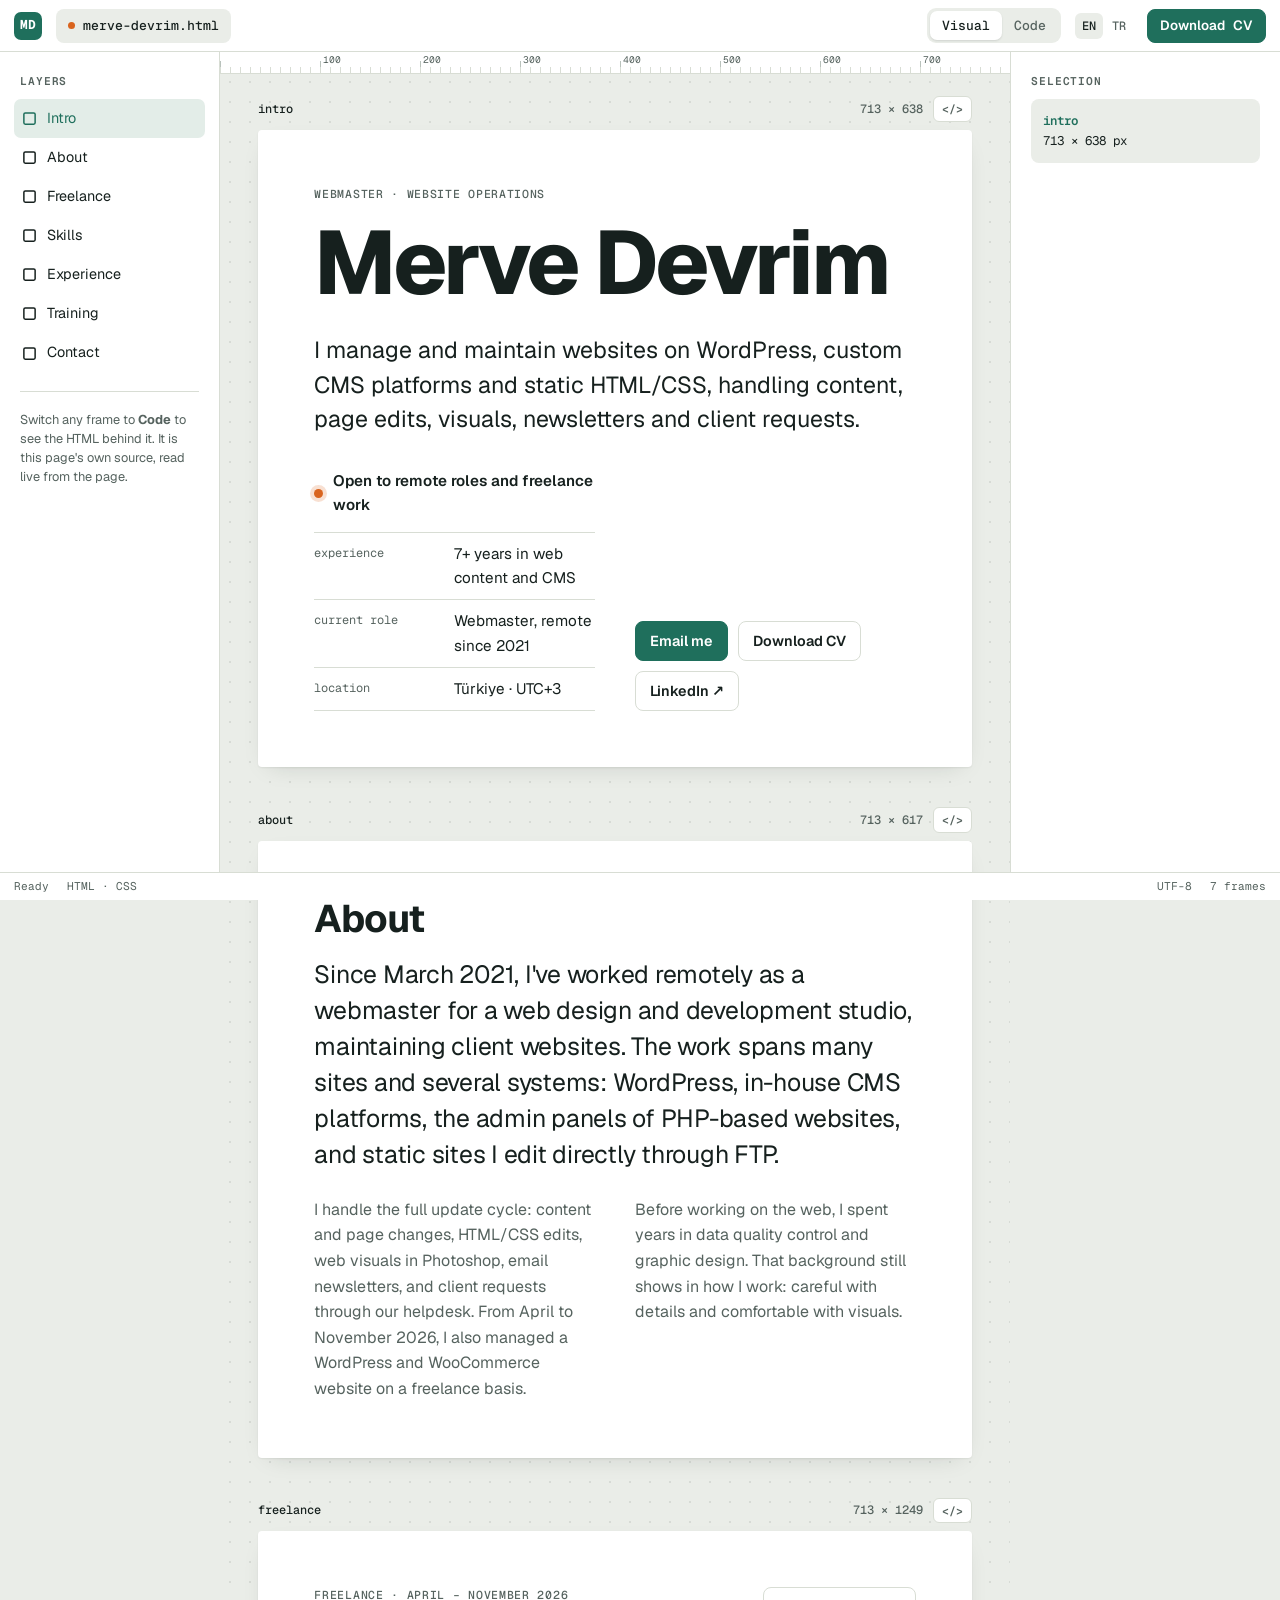
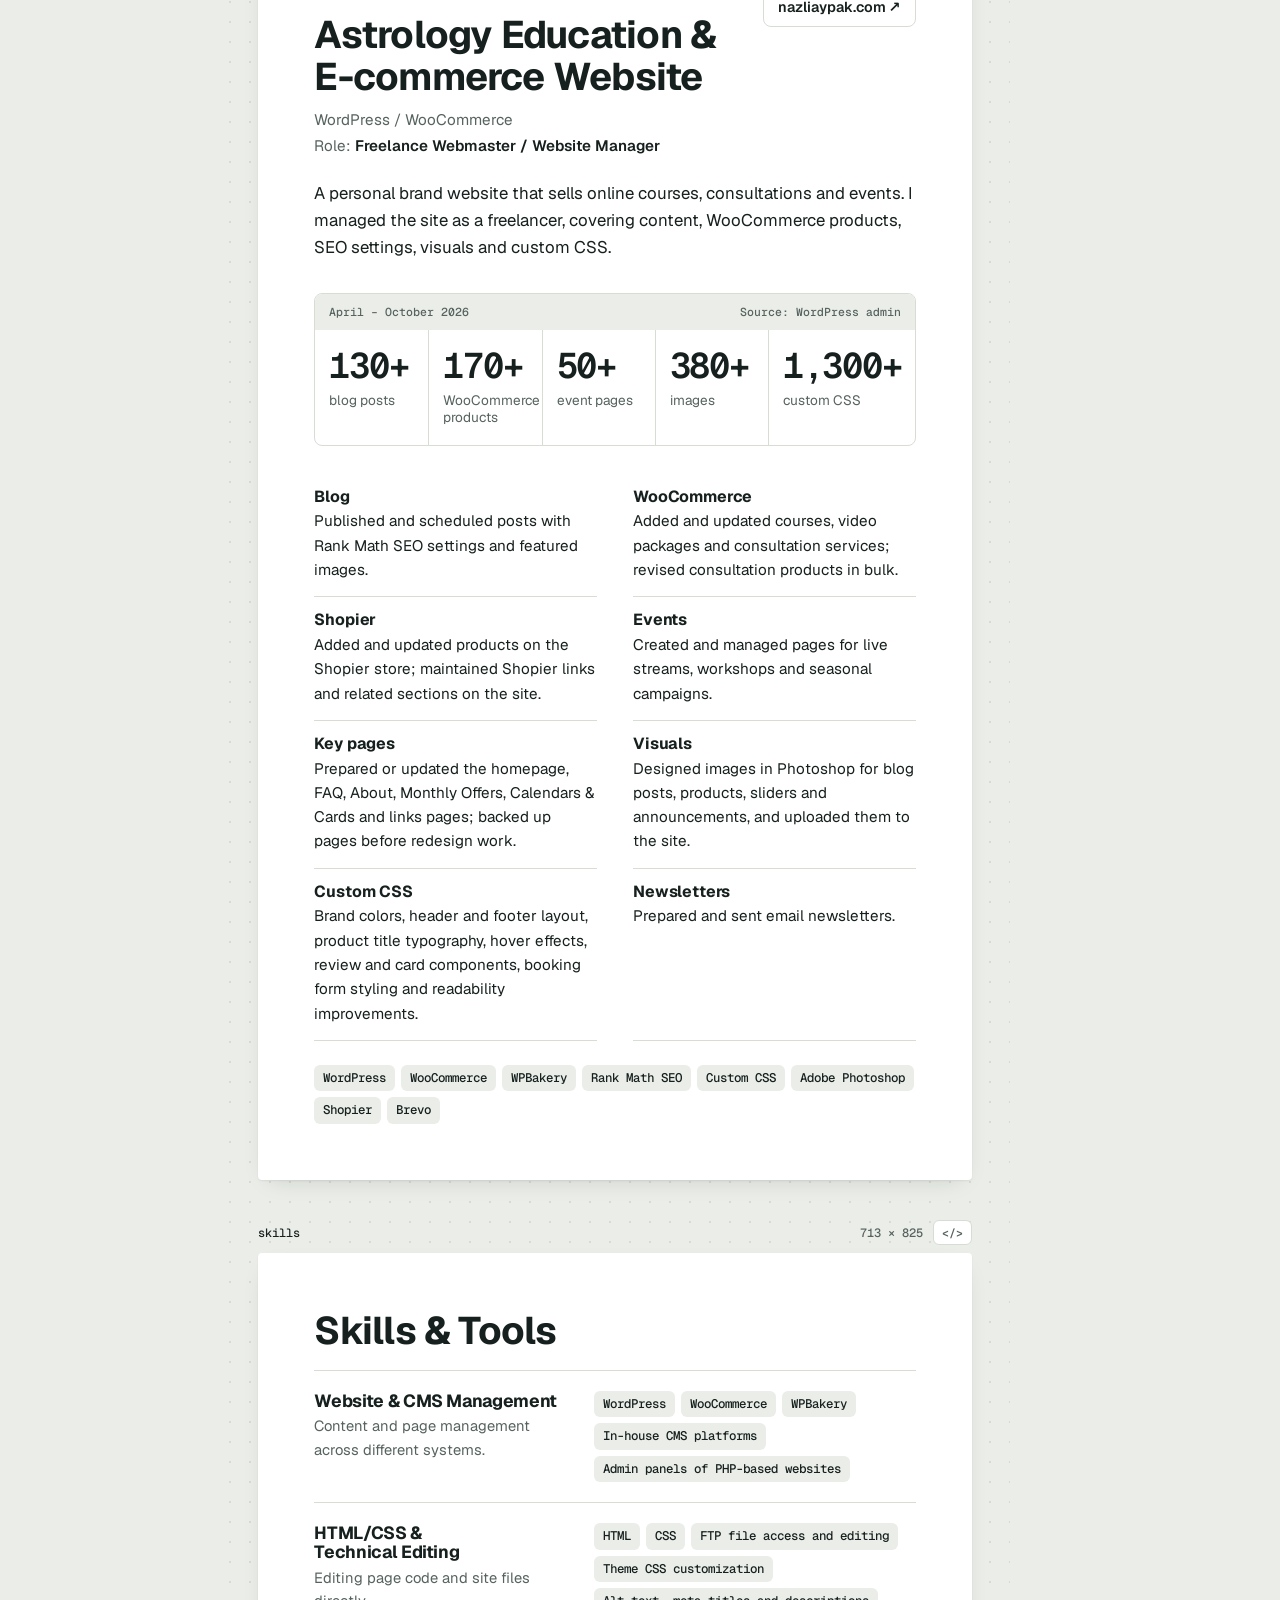
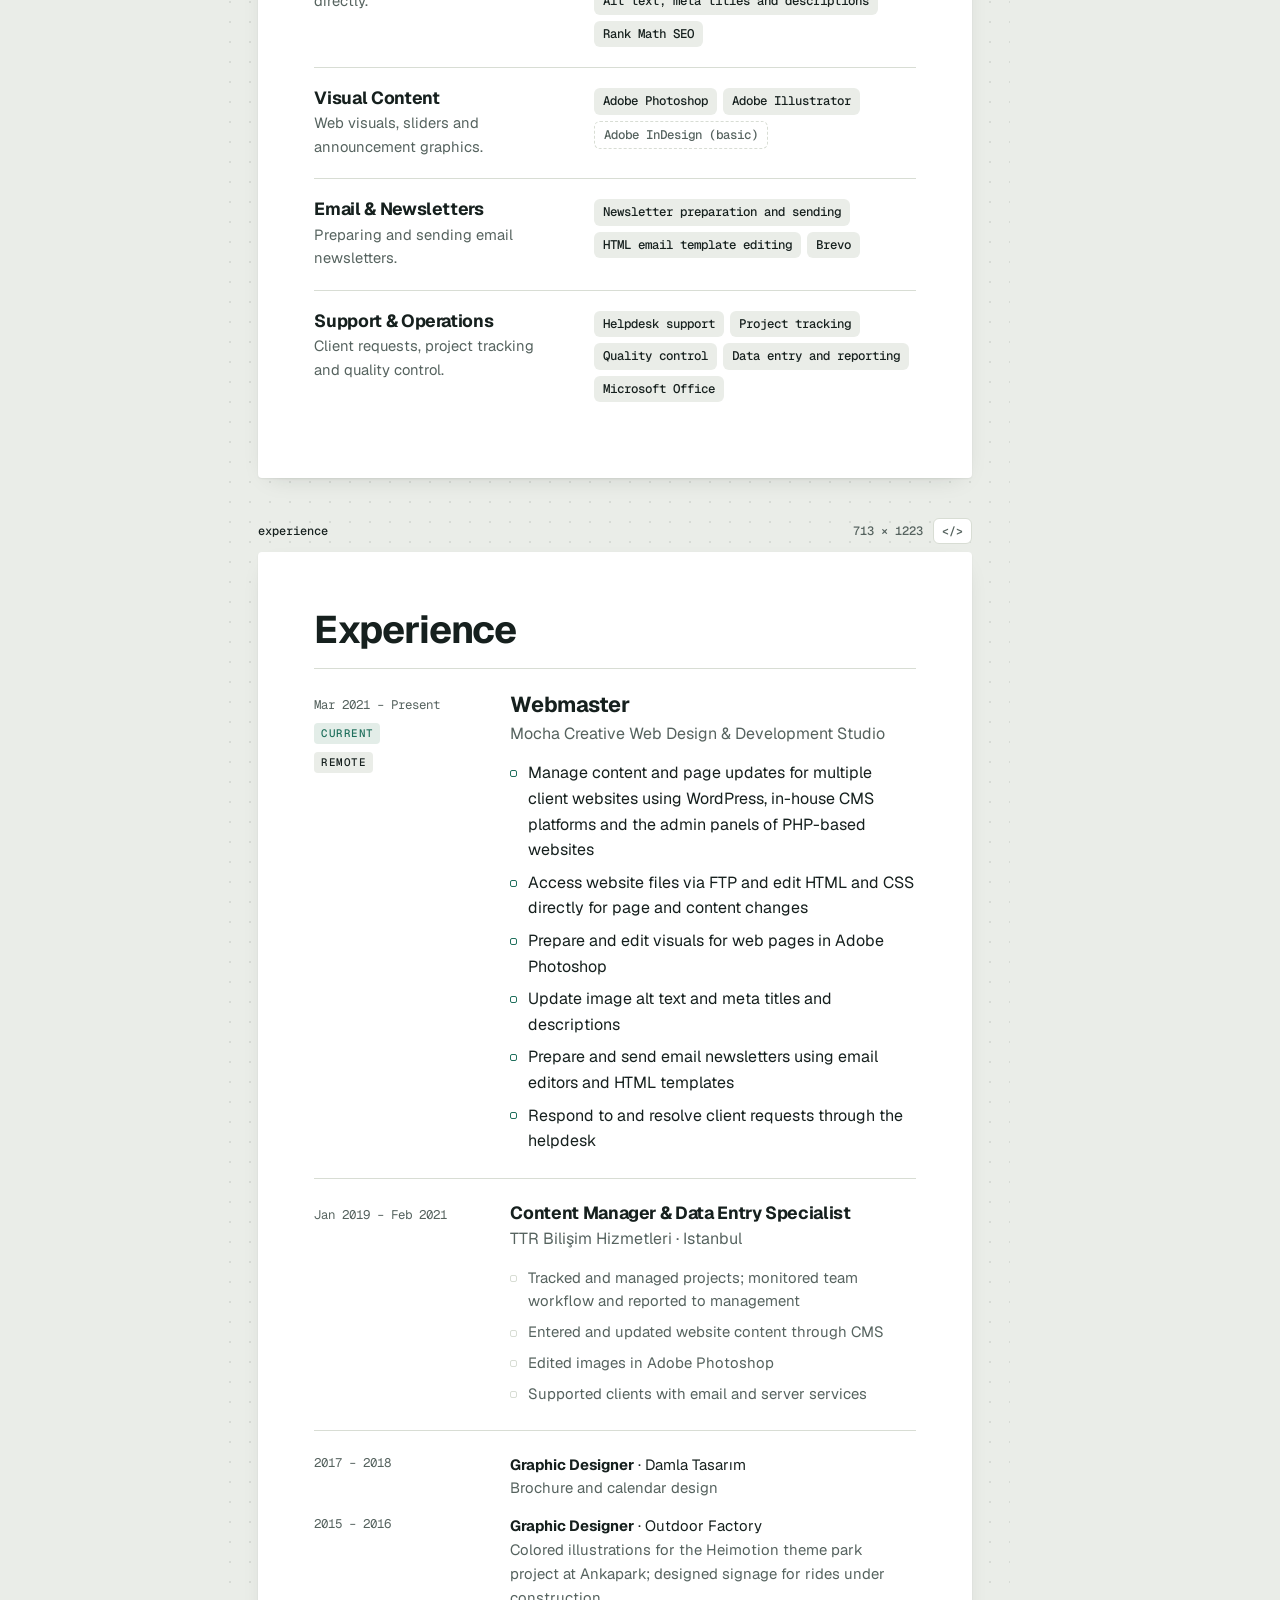
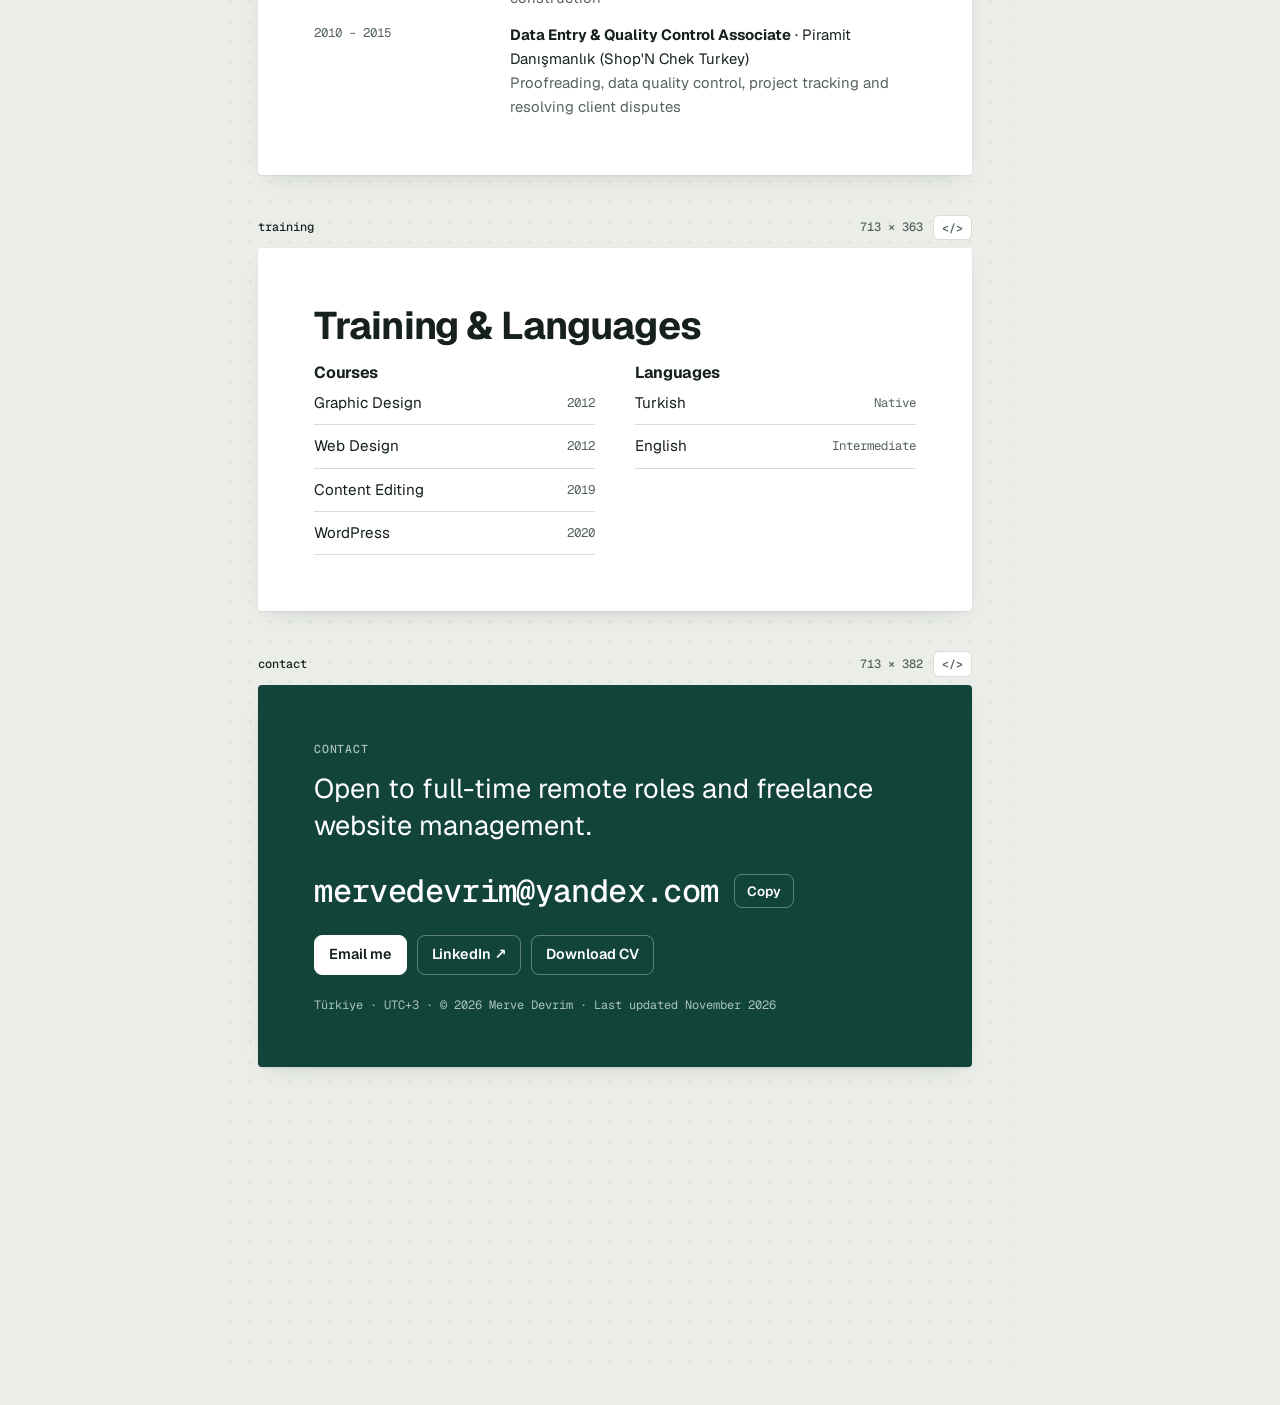
<file: index.html>
<!doctype html>
<html lang="en">
<head>
  <script async src="https://www.googletagmanager.com/gtm.js?id=GTM-T4NBPR3J"></script>
<script>
  window.dataLayer = window.dataLayer || [];
  function gtag(){dataLayer.push(arguments);}
  gtag('js', new Date());
</script>
  <meta charset="utf-8">
  <meta name="viewport" content="width=device-width, initial-scale=1, viewport-fit=cover">
  <title>Merve Devrim · Webmaster</title>
  <meta name="description" content="Merve Devrim is a webmaster with 7+ years in web content and CMS work: WordPress, WooCommerce, in-house CMS platforms, HTML/CSS edits, web visuals and newsletters. Open to remote roles and freelance work.">
  <meta name="author" content="Merve Devrim">
  <link rel="canonical" href="https://mervedevrim.github.io/">
  <link rel="alternate" hreflang="en" href="https://mervedevrim.github.io/">
  <link rel="alternate" hreflang="tr" href="https://mervedevrim.github.io/tr/">
  <link rel="alternate" hreflang="x-default" href="https://mervedevrim.github.io/">
  <link rel="icon" href="favicon.svg" type="image/svg+xml">
  <meta name="theme-color" content="#FFFFFF">

  <!-- Link previews (LinkedIn, WhatsApp, Slack…) -->
  <meta property="og:type" content="website">
  <meta property="og:locale" content="en_US">
  <meta property="og:title" content="Merve Devrim · Webmaster">
  <meta property="og:description" content="Website management across WordPress, WooCommerce, custom CMS platforms and HTML/CSS. Open to remote roles and freelance work.">
  <meta property="og:url" content="https://mervedevrim.github.io/">
  <meta property="og:image" content="https://mervedevrim.github.io/assets/img/og-image.png">
  <meta property="og:image:width" content="1200">
  <meta property="og:image:height" content="630">
  <meta name="twitter:card" content="summary_large_image">

  <link rel="preload" href="assets/fonts/geist-latin-wght-normal.woff2" as="font" type="font/woff2" crossorigin>
  <link rel="preload" href="assets/fonts/geist-mono-latin-wght-normal.woff2" as="font" type="font/woff2" crossorigin>
  <link rel="stylesheet" href="assets/css/style.css">
  <script src="assets/js/site.js" defer></script>
</head>
<body>
<header class="toolbar">
  <button type="button" class="menu-toggle" id="menu-toggle" aria-controls="layers" aria-expanded="false" aria-label="Open menu"><svg viewBox="0 0 20 20" aria-hidden="true"><path class="i-open" d="M3 5.5h14M3 10h14M3 14.5h14"/><path class="i-close" d="M5 5l10 10M15 5L5 15"/></svg></button>
  <a class="mark" href="#hero" aria-label="Merve Devrim, back to top">MD</a>
  <div class="file-tab"><span class="saved" aria-hidden="true"></span><span>merve-devrim<span class="long">.html</span></span></div>
  <div class="spacer"></div>
  <div class="seg" role="group" aria-label="View">
    <button type="button" id="mode-visual" aria-pressed="true">Visual</button>
    <button type="button" id="mode-code" aria-pressed="false">Code</button>
  </div>
  <nav class="lang" aria-label="Language"><a href="./" aria-current="page" lang="en">EN</a><a href="tr/" hreflang="tr" lang="tr">TR</a></nav>
  <a class="btn btn--primary btn--small" href="assets/cv/Merve-Devrim-CV.pdf" download aria-label="Download CV"><span class="hide-sm">Download</span>CV</a>
</header>

<div class="app">
  <aside class="panel layers" id="layers" aria-label="Sections">
    <p class="panel-title">Layers</p>
    <nav class="layer-list">
      <a href="#hero"><svg viewBox="0 0 16 16"><rect x="2" y="2" width="12" height="12" rx="1.5"/></svg>Intro</a>
      <a href="#about"><svg viewBox="0 0 16 16"><rect x="2" y="2" width="12" height="12" rx="1.5"/></svg>About</a>
      <a href="#freelance"><svg viewBox="0 0 16 16"><rect x="2" y="2" width="12" height="12" rx="1.5"/></svg>Freelance</a>
      <a href="#skills"><svg viewBox="0 0 16 16"><rect x="2" y="2" width="12" height="12" rx="1.5"/></svg>Skills</a>
      <a href="#experience"><svg viewBox="0 0 16 16"><rect x="2" y="2" width="12" height="12" rx="1.5"/></svg>Experience</a>
      <a href="#training"><svg viewBox="0 0 16 16"><rect x="2" y="2" width="12" height="12" rx="1.5"/></svg>Training</a>
      <a href="#contact"><svg viewBox="0 0 16 16"><rect x="2" y="2" width="12" height="12" rx="1.5"/></svg>Contact</a>
    </nav>
    <hr>
    <p class="panel-note">Switch any frame to <b>Code</b> to see the HTML behind it. It is this page's own source, read live from the page.</p>
  </aside>
  <div class="scrim" id="menu-scrim" hidden></div>

  <main class="canvas" id="main">
    <div class="ruler" aria-hidden="true"></div>

    <!-- INTRO -->
    <section class="frame" id="hero" aria-label="Intro">
      <div class="frame-label"><span class="name">intro</span><span class="dims"></span><button type="button" class="flip" aria-pressed="false">&lt;/&gt;</button></div>
      <div class="board">
        <div class="visual">
          <p class="kicker">Webmaster · Website Operations</p>
          <div class="hero-name"><h1>Merve Devrim</h1></div>
          <p class="statement">I manage and maintain websites on WordPress, custom CMS platforms and static HTML/CSS, handling content, page edits, visuals, newsletters and client requests.</p>
          <div class="hero-meta">
            <div>
              <p class="avail"><span class="dot" aria-hidden="true"></span>Open to remote roles and freelance work</p>
              <dl class="props">
                <div><dt>experience</dt><dd>7+ years in web content and CMS</dd></div>
                <div><dt>current role</dt><dd>Webmaster, remote since 2021</dd></div>
                <div><dt>location</dt><dd>Türkiye · UTC+3</dd></div>
              </dl>
            </div>
            <div class="actions">
              <a class="btn btn--primary" href="mailto:mervedevrim@yandex.com">Email me</a>
              <a class="btn" href="assets/cv/Merve-Devrim-CV.pdf" download>Download CV</a>
              <a class="btn" href="https://linkedin.com/in/merve-d-4bb27561" target="_blank" rel="noopener">LinkedIn ↗</a>
            </div>
          </div>
        </div>
      </div>
    </section>

    <!-- ABOUT -->
    <section class="frame" id="about" aria-label="About">
      <div class="frame-label"><span class="name">about</span><span class="dims"></span><button type="button" class="flip" aria-pressed="false">&lt;/&gt;</button></div>
      <div class="board">
        <div class="visual">
          <h2 class="title">About</h2>
          <p class="about-lead">Since March 2021, I've worked remotely as a webmaster for a web design and development studio, maintaining client websites. The work spans many sites and several systems: WordPress, in-house CMS platforms, the admin panels of PHP-based websites, and static sites I edit directly through FTP.</p>
          <div class="about-more">
            <p>I handle the full update cycle: content and page changes, HTML/CSS edits, web visuals in Photoshop, email newsletters, and client requests through our helpdesk. From April to November 2026, I also managed a WordPress and WooCommerce website on a freelance basis.</p>
            <p>Before working on the web, I spent years in data quality control and graphic design. That background still shows in how I work: careful with details and comfortable with visuals.</p>
          </div>
        </div>
      </div>
    </section>

    <!-- FREELANCE -->
    <section class="frame" id="freelance" aria-label="Freelance work">
      <div class="frame-label"><span class="name">freelance</span><span class="dims"></span><button type="button" class="flip" aria-pressed="false">&lt;/&gt;</button></div>
      <div class="board">
        <div class="visual">
          <div class="proj-head">
            <div>
              <p class="kicker">Freelance · April – November 2026</p>
              <h2 class="title" style="margin-top:10px">Astrology Education &amp; E-commerce Website</h2>
              <div class="proj-meta"><span>WordPress / WooCommerce</span><span>Role: <strong>Freelance Webmaster / Website Manager</strong></span></div>
            </div>
            <a class="btn" href="https://nazliaypak.com" target="_blank" rel="noopener">nazliaypak.com ↗</a>
          </div>
          <p class="overview">A personal brand website that sells online courses, consultations and events. I managed the site as a freelancer, covering content, WooCommerce products, SEO settings, visuals and custom CSS.</p>
          <div class="metrics">
            <div class="metrics-head"><span>April – October 2026</span><span>Source: WordPress admin</span></div>
            <ul>
              <li class="metric"><span class="num">130+</span><span class="label">blog posts</span></li>
              <li class="metric"><span class="num">170+</span><span class="label">WooCommerce products</span></li>
              <li class="metric"><span class="num">50+</span><span class="label">event pages</span></li>
              <li class="metric"><span class="num">380+</span><span class="label">images</span></li>
              <li class="metric"><span class="num">1,300+</span><span class="label">custom CSS</span></li>
            </ul>
          </div>
          <ul class="did">
            <li><h3>Blog</h3>Published and scheduled posts with Rank Math SEO settings and featured images.</li>
            <li><h3>WooCommerce</h3>Added and updated courses, video packages and consultation services; revised consultation products in bulk.</li>
            <li><h3>Shopier</h3>Added and updated products on the Shopier store; maintained Shopier links and related sections on the site.</li>
            <li><h3>Events</h3>Created and managed pages for live streams, workshops and seasonal campaigns.</li>
            <li><h3>Key pages</h3>Prepared or updated the homepage, FAQ, About, Monthly Offers, Calendars &amp; Cards and links pages; backed up pages before redesign work.</li>
            <li><h3>Visuals</h3>Designed images in Photoshop for blog posts, products, sliders and announcements, and uploaded them to the site.</li>
            <li><h3>Custom CSS</h3>Brand colors, header and footer layout, product title typography, hover effects, review and card components, booking form styling and readability improvements.</li>
            <li><h3>Newsletters</h3>Prepared and sent email newsletters.</li>
          </ul>
          <ul class="tools" aria-label="Tools"><li>WordPress</li><li>WooCommerce</li><li>WPBakery</li><li>Rank Math SEO</li><li>Custom CSS</li><li>Adobe Photoshop</li><li>Shopier</li><li>Brevo</li></ul>
        </div>
      </div>
    </section>

    <!-- SKILLS -->
    <section class="frame" id="skills" aria-label="Skills and tools">
      <div class="frame-label"><span class="name">skills</span><span class="dims"></span><button type="button" class="flip" aria-pressed="false">&lt;/&gt;</button></div>
      <div class="board">
        <div class="visual">
          <h2 class="title">Skills &amp; Tools</h2>
          <div class="skill"><div><h3>Website &amp; CMS Management</h3><p>Content and page management across different systems.</p></div>
            <ul class="chips"><li>WordPress</li><li>WooCommerce</li><li>WPBakery</li><li>In-house CMS platforms</li><li>Admin panels of PHP-based websites</li></ul></div>
          <div class="skill"><div><h3>HTML/CSS &amp; Technical Editing</h3><p>Editing page code and site files directly.</p></div>
            <ul class="chips"><li>HTML</li><li>CSS</li><li>FTP file access and editing</li><li>Theme CSS customization</li><li>Alt text, meta titles and descriptions</li><li>Rank Math SEO</li></ul></div>
          <div class="skill"><div><h3>Visual Content</h3><p>Web visuals, sliders and announcement graphics.</p></div>
            <ul class="chips"><li>Adobe Photoshop</li><li>Adobe Illustrator</li><li class="soft">Adobe InDesign (basic)</li></ul></div>
          <div class="skill"><div><h3>Email &amp; Newsletters</h3><p>Preparing and sending email newsletters.</p></div>
            <ul class="chips"><li>Newsletter preparation and sending</li><li>HTML email template editing</li><li>Brevo</li></ul></div>
          <div class="skill"><div><h3>Support &amp; Operations</h3><p>Client requests, project tracking and quality control.</p></div>
            <ul class="chips"><li>Helpdesk support</li><li>Project tracking</li><li>Quality control</li><li>Data entry and reporting</li><li>Microsoft Office</li></ul></div>
        </div>
      </div>
    </section>

    <!-- EXPERIENCE -->
    <section class="frame" id="experience" aria-label="Experience">
      <div class="frame-label"><span class="name">experience</span><span class="dims"></span><button type="button" class="flip" aria-pressed="false">&lt;/&gt;</button></div>
      <div class="board">
        <div class="visual">
          <h2 class="title">Experience</h2>
          <article class="role">
            <div class="when"><span>Mar 2021 – Present</span><span class="pill pill--now">Current</span><span class="pill pill--remote">Remote</span></div>
            <div>
              <h3>Webmaster</h3>
              <p class="company">Mocha Creative Web Design &amp; Development Studio</p>
              <ul class="points">
                <li>Manage content and page updates for multiple client websites using WordPress, in-house CMS platforms and the admin panels of PHP-based websites</li>
                <li>Access website files via FTP and edit HTML and CSS directly for page and content changes</li>
                <li>Prepare and edit visuals for web pages in Adobe Photoshop</li>
                <li>Update image alt text and meta titles and descriptions</li>
                <li>Prepare and send email newsletters using email editors and HTML templates</li>
                <li>Respond to and resolve client requests through the helpdesk</li>
              </ul>
            </div>
          </article>
          <article class="role role--minor">
            <div class="when"><span>Jan 2019 – Feb 2021</span></div>
            <div>
              <h3>Content Manager &amp; Data Entry Specialist</h3>
              <p class="company">TTR Bilişim Hizmetleri · Istanbul</p>
              <ul class="points">
                <li>Tracked and managed projects; monitored team workflow and reported to management</li>
                <li>Entered and updated website content through CMS</li>
                <li>Edited images in Adobe Photoshop</li>
                <li>Supported clients with email and server services</li>
              </ul>
            </div>
          </article>
          <ul class="earlier" aria-label="Earlier experience">
            <li><span class="yrs">2017 – 2018</span><span><strong>Graphic Designer</strong> · Damla Tasarım<span class="what">Brochure and calendar design</span></span></li>
            <li><span class="yrs">2015 – 2016</span><span><strong>Graphic Designer</strong> · Outdoor Factory<span class="what">Colored illustrations for the Heimotion theme park project at Ankapark; designed signage for rides under construction</span></span></li>
            <li><span class="yrs">2010 – 2015</span><span><strong>Data Entry &amp; Quality Control Associate</strong> · Piramit Danışmanlık (Shop'N Chek Turkey)<span class="what">Proofreading, data quality control, project tracking and resolving client disputes</span></span></li>
          </ul>
        </div>
      </div>
    </section>

    <!-- TRAINING & LANGUAGES -->
    <section class="frame" id="training" aria-label="Training and languages">
      <div class="frame-label"><span class="name">training</span><span class="dims"></span><button type="button" class="flip" aria-pressed="false">&lt;/&gt;</button></div>
      <div class="board">
        <div class="visual">
          <h2 class="title">Training &amp; Languages</h2>
          <div class="two">
            <div><h3>Courses</h3><ul class="rows"><li><span>Graphic Design</span><span>2012</span></li><li><span>Web Design</span><span>2012</span></li><li><span>Content Editing</span><span>2019</span></li><li><span>WordPress</span><span>2020</span></li></ul></div>
            <div><h3>Languages</h3><ul class="rows"><li><span>Turkish</span><span>Native</span></li><li><span>English</span><span>Intermediate</span></li></ul></div>
          </div>
        </div>
      </div>
    </section>

    <!-- CONTACT -->
    <section class="frame" id="contact" aria-label="Contact">
      <div class="frame-label"><span class="name">contact</span><span class="dims"></span><button type="button" class="flip" aria-pressed="false">&lt;/&gt;</button></div>
      <div class="board board--dark">
        <div class="visual">
          <p class="kicker">Contact</p>
          <p class="contact-line">Open to full-time remote roles and freelance website management.</p>
          <div class="email-row"><span class="email" id="email">mervedevrim@yandex.com</span><button class="btn btn--small" type="button" id="copy-email">Copy</button></div>
          <div class="actions">
            <a class="btn btn--primary" href="mailto:mervedevrim@yandex.com">Email me</a>
            <a class="btn" href="https://linkedin.com/in/merve-d-4bb27561" target="_blank" rel="noopener">LinkedIn ↗</a>
            <a class="btn" href="assets/cv/Merve-Devrim-CV.pdf" download>Download CV</a>
          </div>
          <p class="where">Türkiye · UTC+3 · © 2026 Merve Devrim · Last updated November 2026</p>
        </div>
      </div>
    </section>
  </main>

  <aside class="panel inspector" aria-label="Selected section">
    <p class="panel-title">Selection</p>
    <div class="selection" id="selection"><b id="sel-name">intro</b><br><span id="sel-dims">—</span></div>
  </aside>
</div>

<footer class="statusbar">
  <span>Ready</span><span class="hide-sm">HTML · CSS</span>
  <span class="right"><span class="hide-sm">UTF-8</span><span id="frame-count">7 frames</span></span>
</footer>
</body>
</html>
</file>
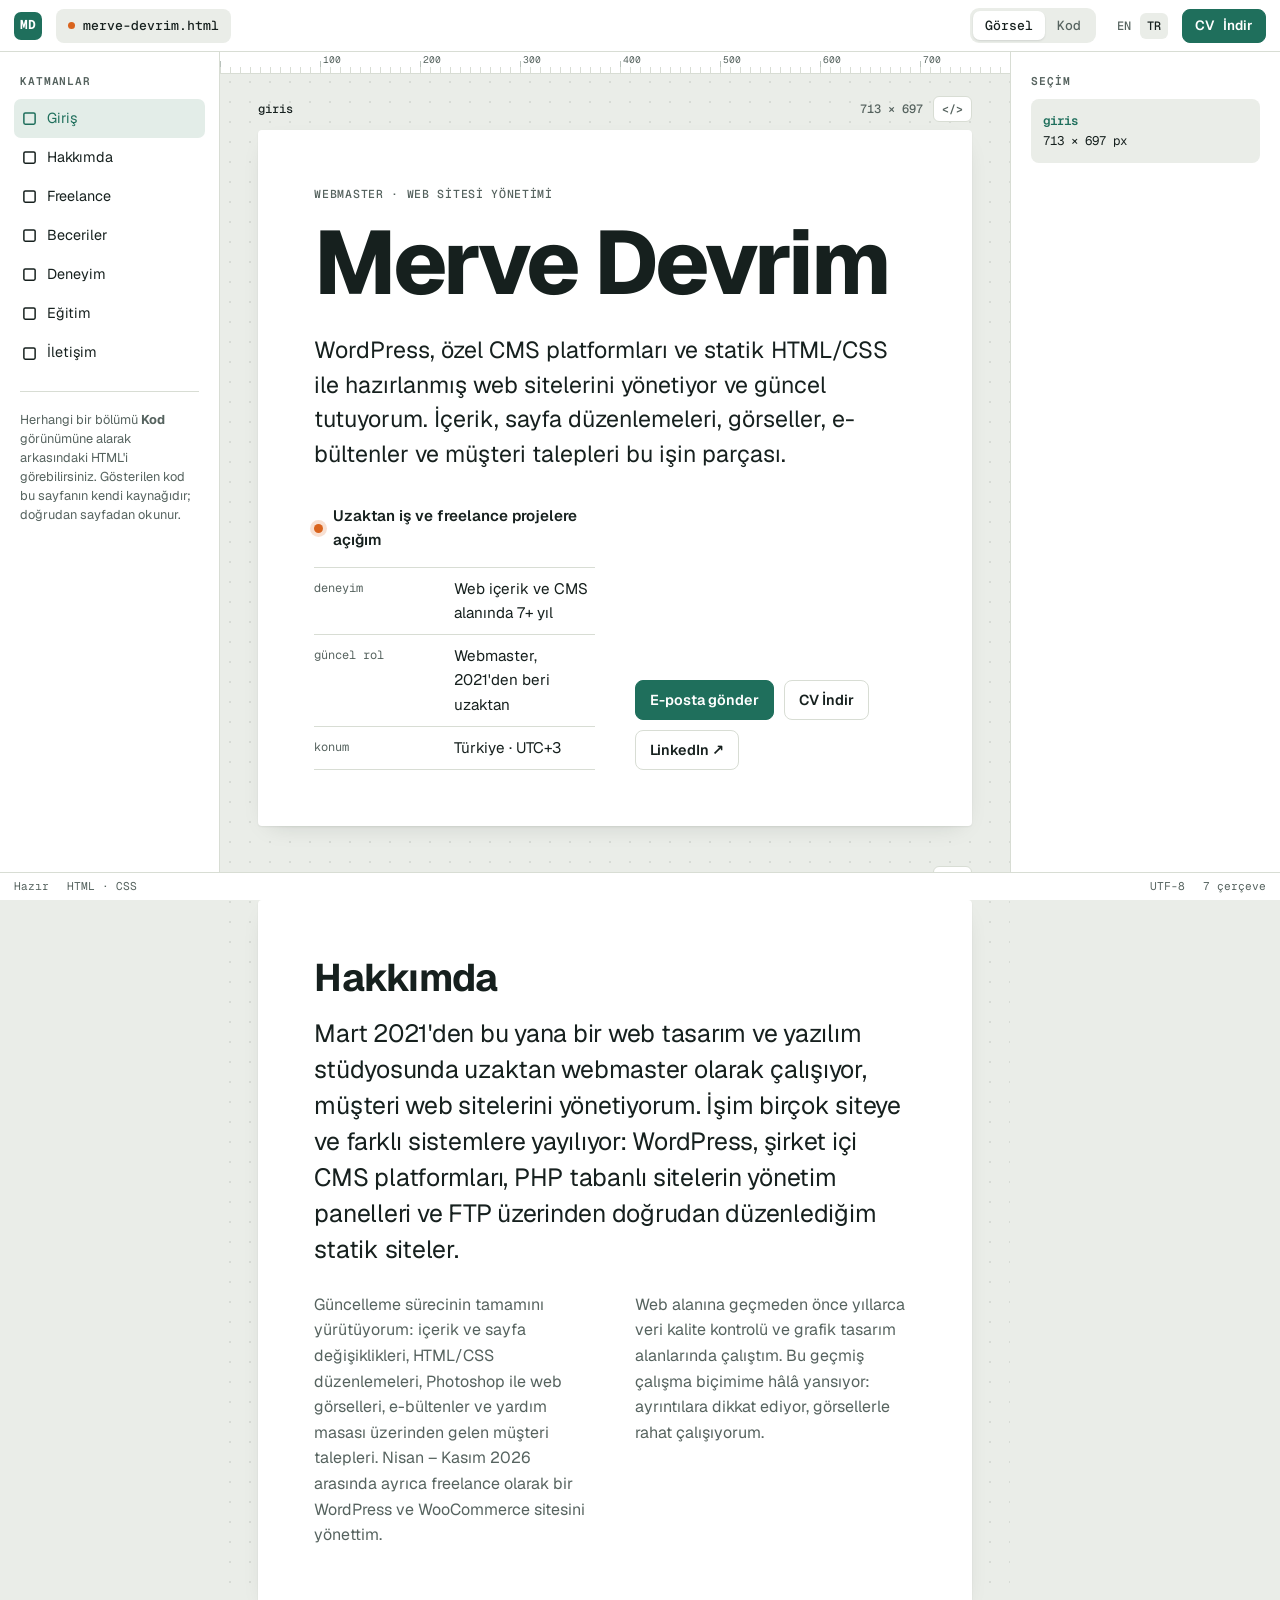
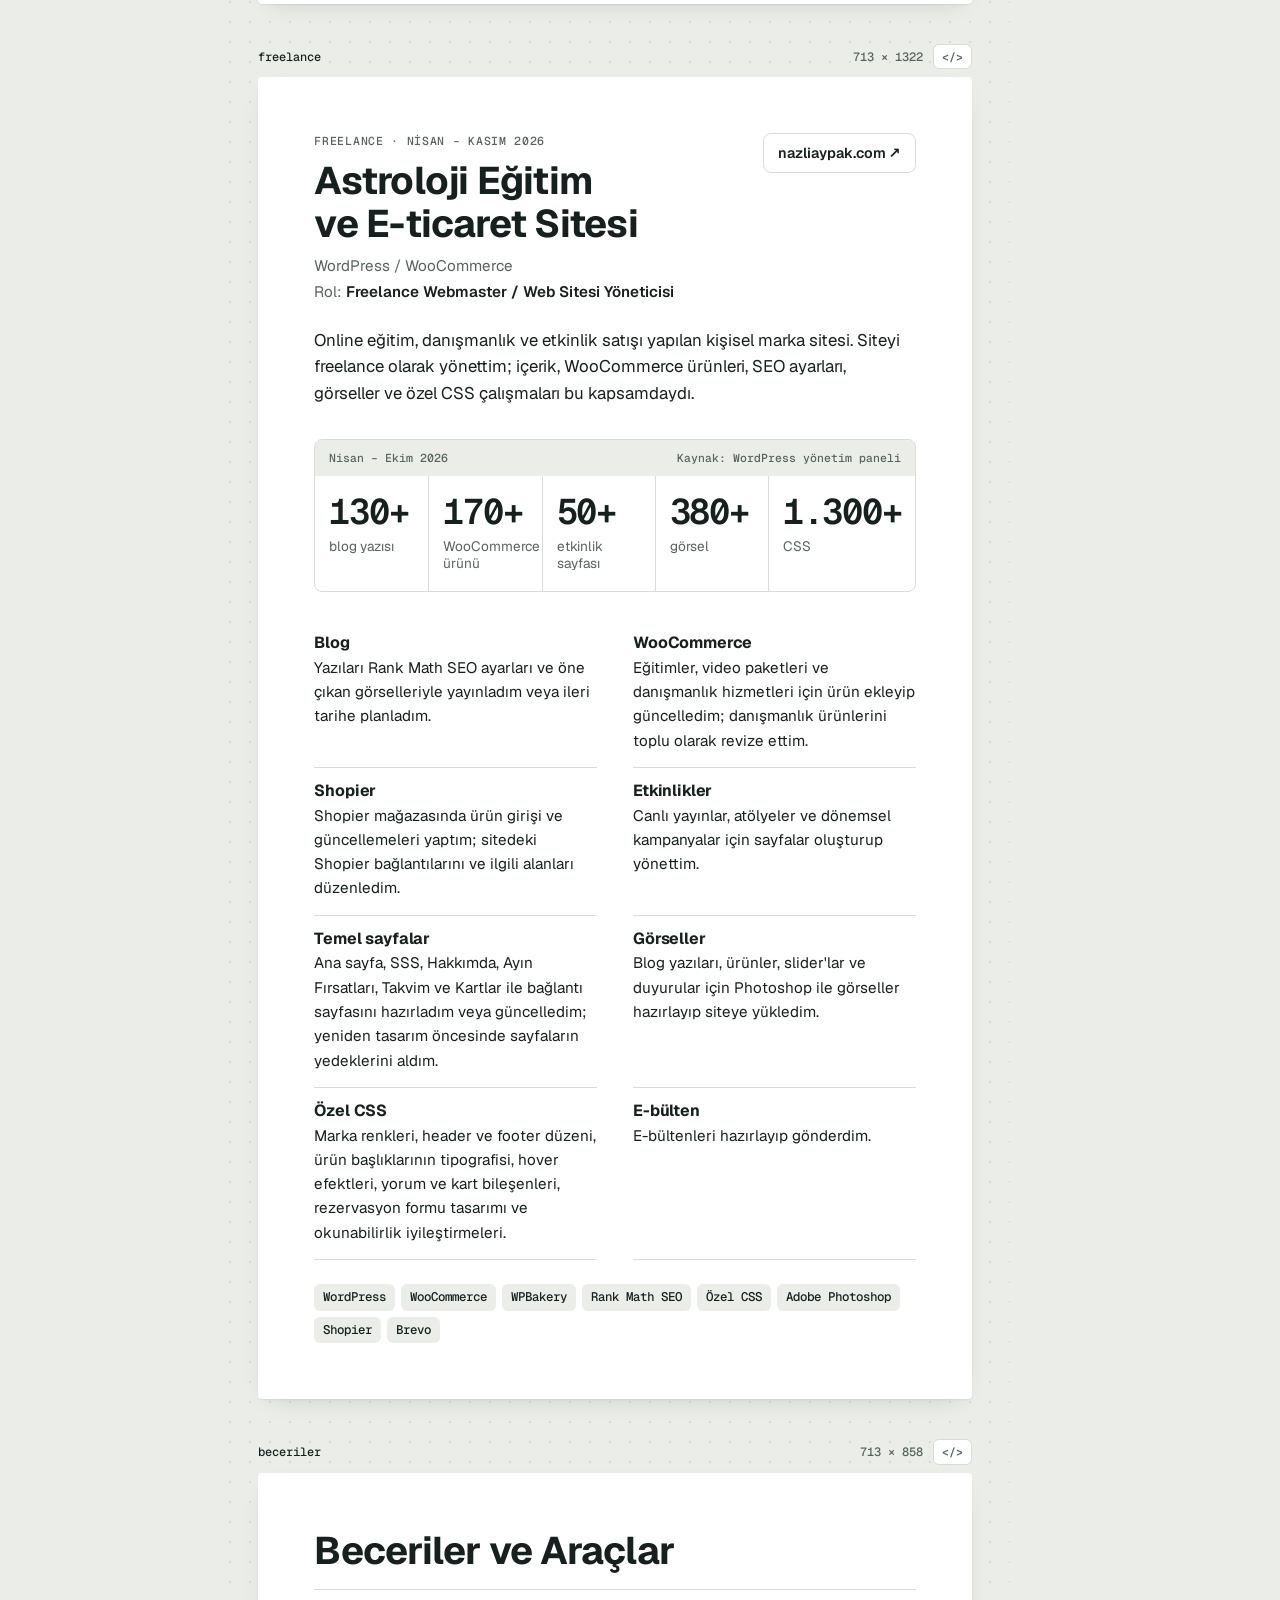
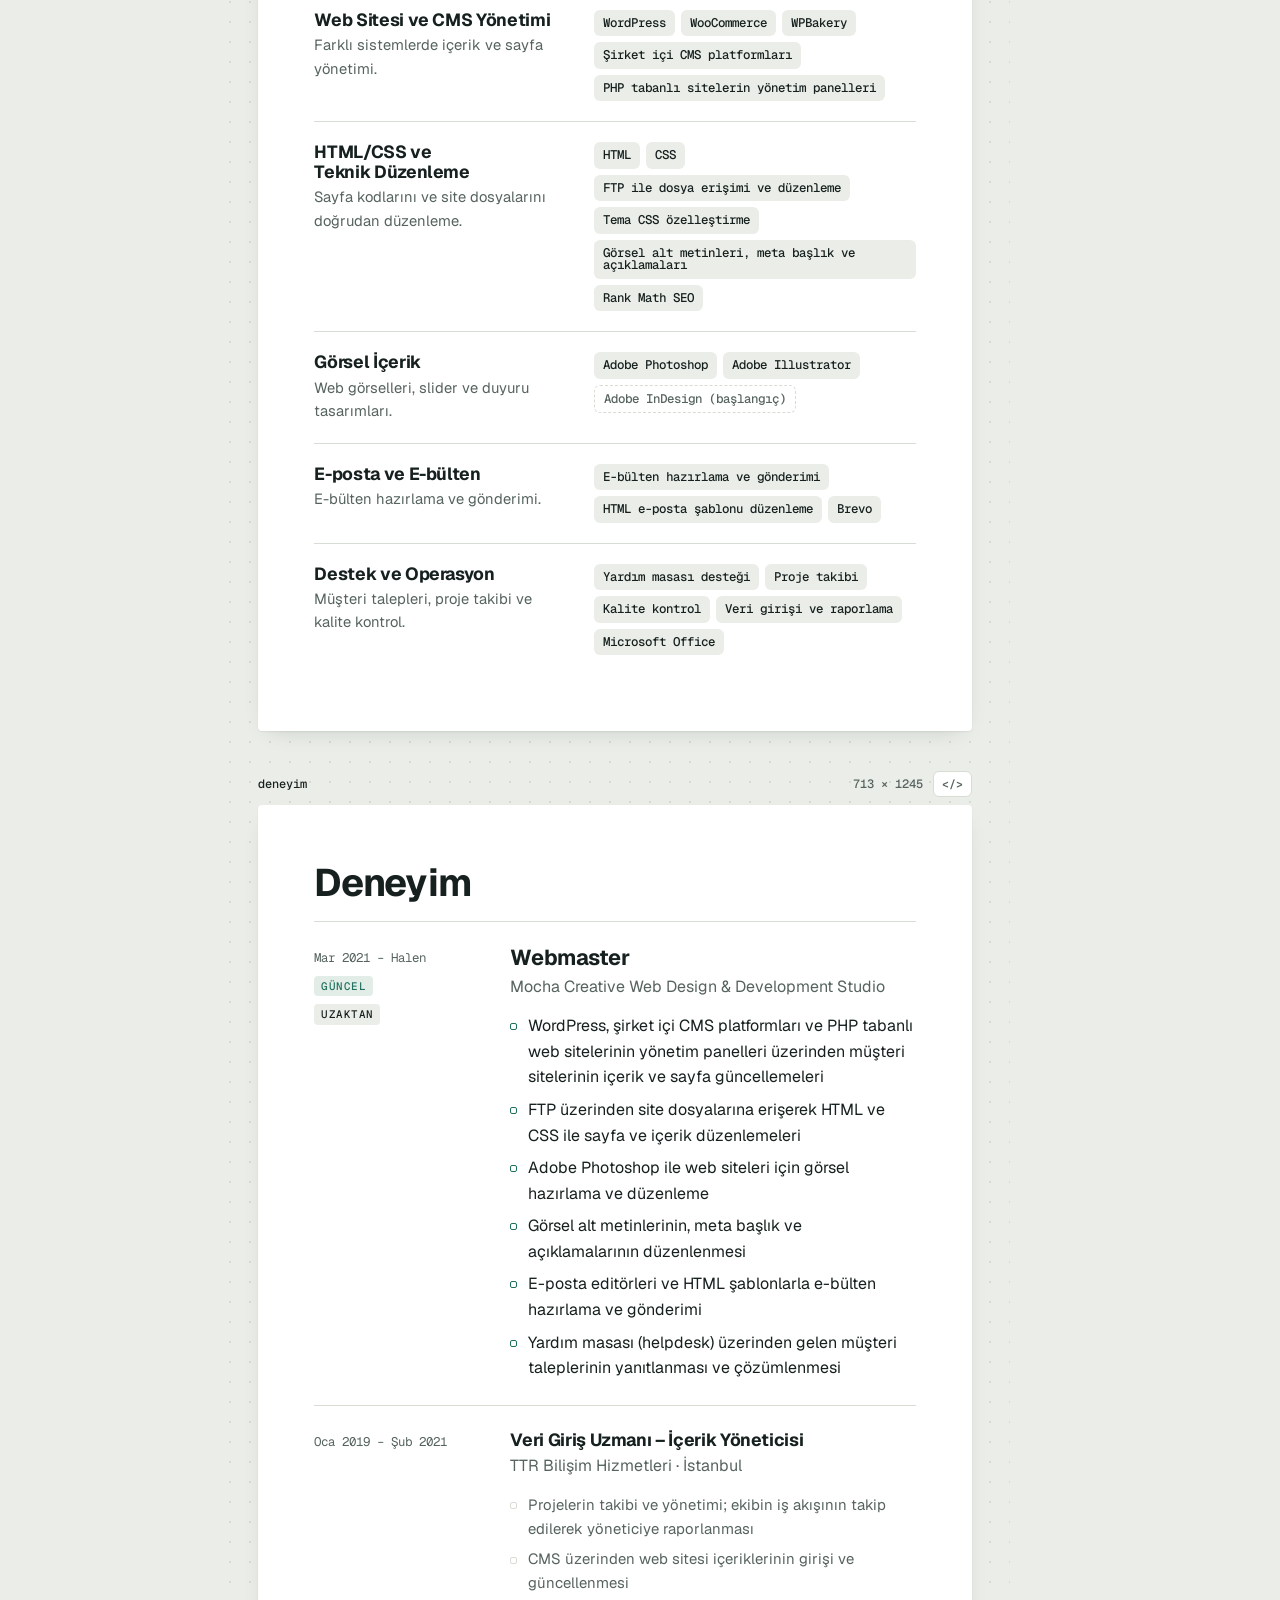
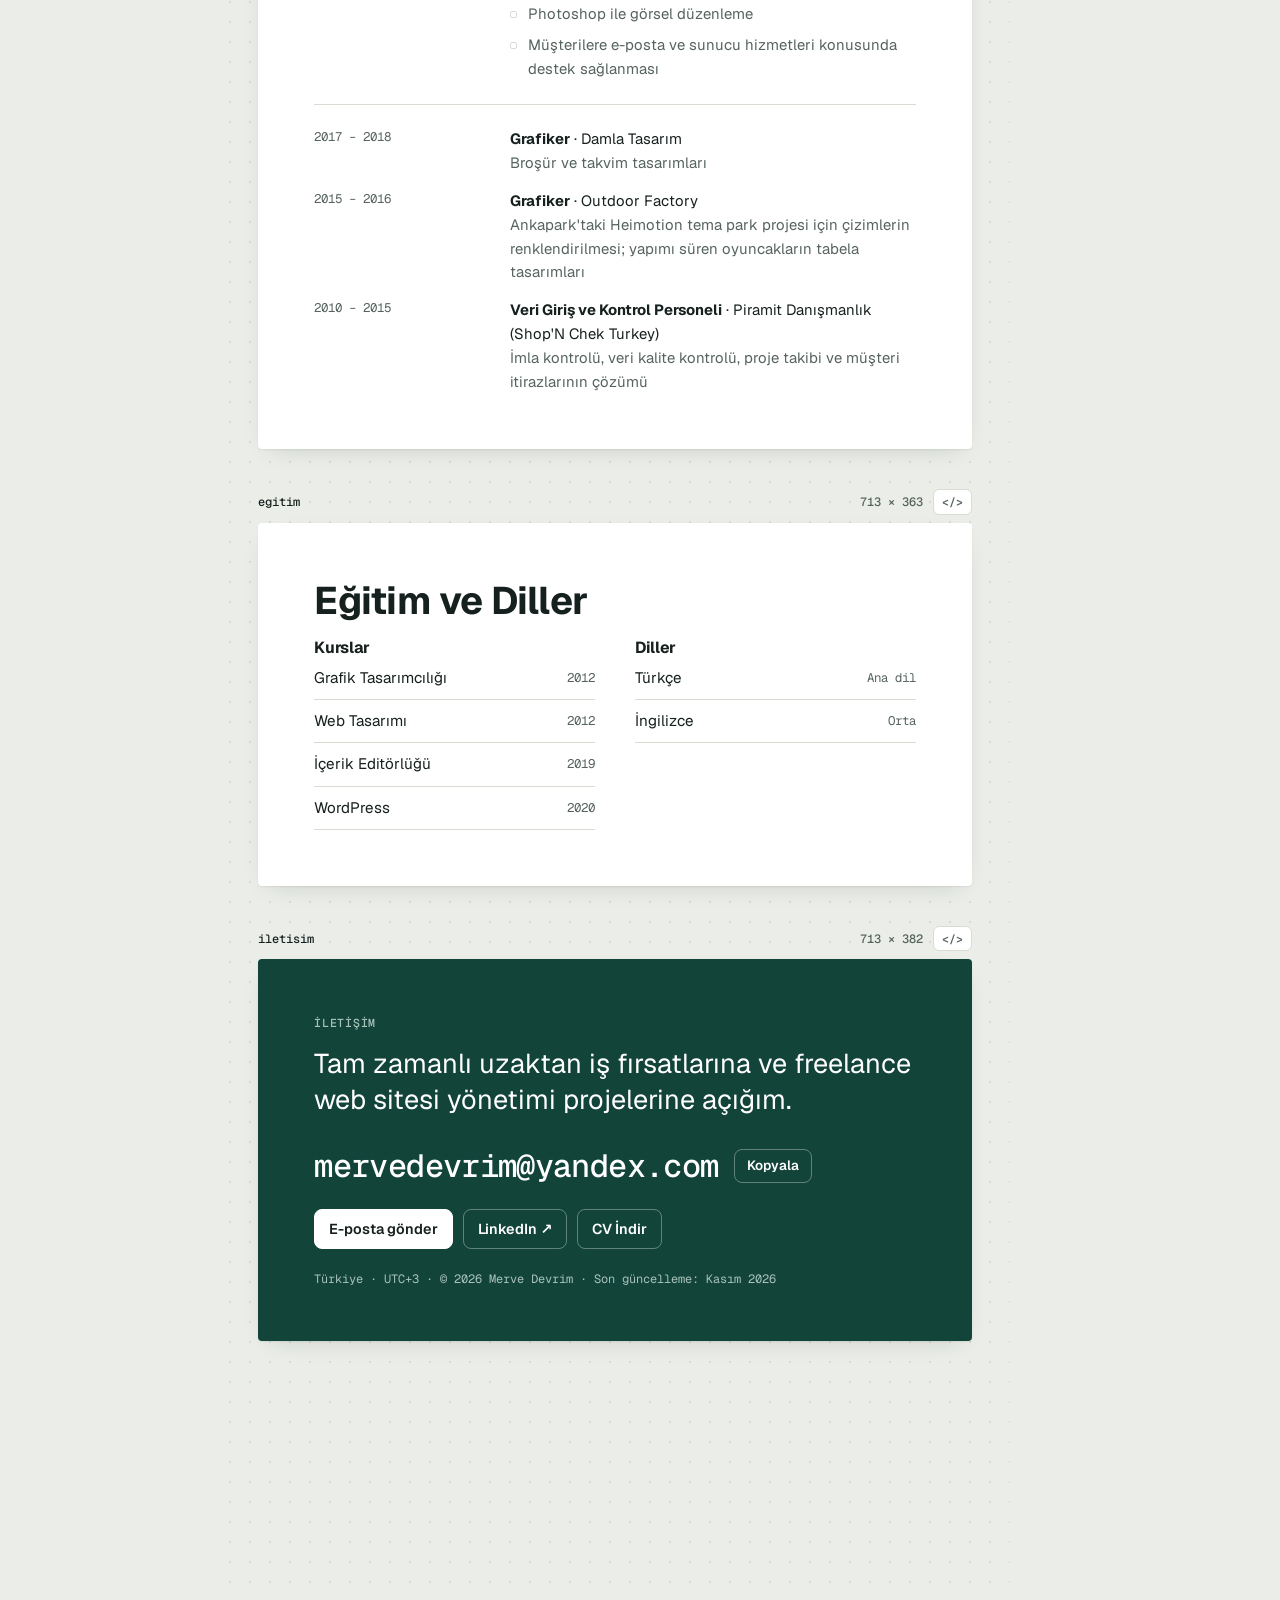
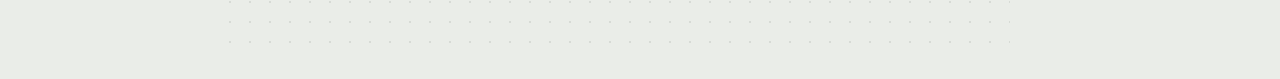
<file: tr/index.html>
<!doctype html>
<html lang="tr">
<head>
  <meta charset="utf-8">
  <meta name="viewport" content="width=device-width, initial-scale=1, viewport-fit=cover">
  <title>Merve Devrim · Webmaster</title>
  <meta name="description" content="Merve Devrim, web içerik ve CMS alanında 7+ yıl deneyimli bir webmaster: WordPress, WooCommerce, şirket içi CMS platformları, HTML/CSS düzenlemeleri, web görselleri ve e-bültenler. Uzaktan iş ve freelance projelere açık.">
  <meta name="author" content="Merve Devrim">
  <link rel="canonical" href="https://mervedevrim.github.io/tr/">
  <link rel="alternate" hreflang="en" href="https://mervedevrim.github.io/">
  <link rel="alternate" hreflang="tr" href="https://mervedevrim.github.io/tr/">
  <link rel="alternate" hreflang="x-default" href="https://mervedevrim.github.io/">
  <link rel="icon" href="../favicon.svg" type="image/svg+xml">
  <meta name="theme-color" content="#FFFFFF">

  <!-- Bağlantı önizlemeleri (LinkedIn, WhatsApp, Slack…) -->
  <meta property="og:type" content="website">
  <meta property="og:locale" content="tr_TR">
  <meta property="og:title" content="Merve Devrim · Webmaster">
  <meta property="og:description" content="WordPress, WooCommerce, özel CMS platformları ve HTML/CSS ile web sitesi yönetimi. Uzaktan iş ve freelance projelere açık.">
  <meta property="og:url" content="https://mervedevrim.github.io/tr/">
  <meta property="og:image" content="https://mervedevrim.github.io/assets/img/og-image-tr.png">
  <meta property="og:image:width" content="1200">
  <meta property="og:image:height" content="630">
  <meta name="twitter:card" content="summary_large_image">

  <link rel="preload" href="../assets/fonts/geist-latin-wght-normal.woff2" as="font" type="font/woff2" crossorigin>
  <link rel="preload" href="../assets/fonts/geist-mono-latin-wght-normal.woff2" as="font" type="font/woff2" crossorigin>
  <link rel="stylesheet" href="../assets/css/style.css">
  <script src="../assets/js/site.js" defer></script>
</head>
<body>
<header class="toolbar">
  <button type="button" class="menu-toggle" id="menu-toggle" aria-controls="layers" aria-expanded="false" aria-label="Menüyü aç"><svg viewBox="0 0 20 20" aria-hidden="true"><path class="i-open" d="M3 5.5h14M3 10h14M3 14.5h14"/><path class="i-close" d="M5 5l10 10M15 5L5 15"/></svg></button>
  <a class="mark" href="#giris" aria-label="Merve Devrim, sayfanın başına dön">MD</a>
  <div class="file-tab"><span class="saved" aria-hidden="true"></span><span>merve-devrim<span class="long">.html</span></span></div>
  <div class="spacer"></div>
  <div class="seg" role="group" aria-label="Görünüm">
    <button type="button" id="mode-visual" aria-pressed="true">Görsel</button>
    <button type="button" id="mode-code" aria-pressed="false">Kod</button>
  </div>
  <nav class="lang" aria-label="Dil"><a href="../" hreflang="en" lang="en">EN</a><a href="./" aria-current="page" lang="tr">TR</a></nav>
  <a class="btn btn--primary btn--small" href="../assets/cv/Merve-Devrim-Ozgecmis.pdf" download aria-label="CV İndir">CV<span class="hide-sm">İndir</span></a>
</header>

<div class="app">
  <aside class="panel layers" id="layers" aria-label="Bölümler">
    <p class="panel-title">Katmanlar</p>
    <nav class="layer-list">
      <a href="#giris"><svg viewBox="0 0 16 16"><rect x="2" y="2" width="12" height="12" rx="1.5"/></svg>Giriş</a>
      <a href="#hakkimda"><svg viewBox="0 0 16 16"><rect x="2" y="2" width="12" height="12" rx="1.5"/></svg>Hakkımda</a>
      <a href="#freelance"><svg viewBox="0 0 16 16"><rect x="2" y="2" width="12" height="12" rx="1.5"/></svg>Freelance</a>
      <a href="#beceriler"><svg viewBox="0 0 16 16"><rect x="2" y="2" width="12" height="12" rx="1.5"/></svg>Beceriler</a>
      <a href="#deneyim"><svg viewBox="0 0 16 16"><rect x="2" y="2" width="12" height="12" rx="1.5"/></svg>Deneyim</a>
      <a href="#egitim"><svg viewBox="0 0 16 16"><rect x="2" y="2" width="12" height="12" rx="1.5"/></svg>Eğitim</a>
      <a href="#iletisim"><svg viewBox="0 0 16 16"><rect x="2" y="2" width="12" height="12" rx="1.5"/></svg>İletişim</a>
    </nav>
    <hr>
    <p class="panel-note">Herhangi bir bölümü <b>Kod</b> görünümüne alarak arkasındaki HTML'i görebilirsiniz. Gösterilen kod bu sayfanın kendi kaynağıdır; doğrudan sayfadan okunur.</p>
  </aside>
  <div class="scrim" id="menu-scrim" hidden></div>

  <main class="canvas" id="main">
    <div class="ruler" aria-hidden="true"></div>

    <!-- GİRİŞ -->
    <section class="frame" id="giris" aria-label="Giriş">
      <div class="frame-label"><span class="name">giris</span><span class="dims"></span><button type="button" class="flip" aria-pressed="false">&lt;/&gt;</button></div>
      <div class="board">
        <div class="visual">
          <p class="kicker">Webmaster · Web Sitesi Yönetimi</p>
          <div class="hero-name"><h1>Merve Devrim</h1></div>
          <p class="statement">WordPress, özel CMS platformları ve statik HTML/CSS ile hazırlanmış web sitelerini yönetiyor ve güncel tutuyorum. İçerik, sayfa düzenlemeleri, görseller, e-bültenler ve müşteri talepleri bu işin parçası.</p>
          <div class="hero-meta">
            <div>
              <p class="avail"><span class="dot" aria-hidden="true"></span>Uzaktan iş ve freelance projelere açığım</p>
              <dl class="props">
                <div><dt>deneyim</dt><dd>Web içerik ve CMS alanında 7+ yıl</dd></div>
                <div><dt>güncel rol</dt><dd>Webmaster, 2021'den beri uzaktan</dd></div>
                <div><dt>konum</dt><dd>Türkiye · UTC+3</dd></div>
              </dl>
            </div>
            <div class="actions">
              <a class="btn btn--primary" href="mailto:mervedevrim@yandex.com">E-posta gönder</a>
              <a class="btn" href="../assets/cv/Merve-Devrim-Ozgecmis.pdf" download>CV İndir</a>
              <a class="btn" href="https://linkedin.com/in/merve-d-4bb27561" target="_blank" rel="noopener">LinkedIn ↗</a>
            </div>
          </div>
        </div>
      </div>
    </section>

    <!-- HAKKIMDA -->
    <section class="frame" id="hakkimda" aria-label="Hakkımda">
      <div class="frame-label"><span class="name">hakkimda</span><span class="dims"></span><button type="button" class="flip" aria-pressed="false">&lt;/&gt;</button></div>
      <div class="board">
        <div class="visual">
          <h2 class="title">Hakkımda</h2>
          <p class="about-lead">Mart 2021'den bu yana bir web tasarım ve yazılım stüdyosunda uzaktan webmaster olarak çalışıyor, müşteri web sitelerini yönetiyorum. İşim birçok siteye ve farklı sistemlere yayılıyor: WordPress, şirket içi CMS platformları, PHP tabanlı sitelerin yönetim panelleri ve FTP üzerinden doğrudan düzenlediğim statik siteler.</p>
          <div class="about-more">
            <p>Güncelleme sürecinin tamamını yürütüyorum: içerik ve sayfa değişiklikleri, HTML/CSS düzenlemeleri, Photoshop ile web görselleri, e-bültenler ve yardım masası üzerinden gelen müşteri talepleri. Nisan – Kasım 2026 arasında ayrıca freelance olarak bir WordPress ve WooCommerce sitesini yönettim.</p>
            <p>Web alanına geçmeden önce yıllarca veri kalite kontrolü ve grafik tasarım alanlarında çalıştım. Bu geçmiş çalışma biçimime hâlâ yansıyor: ayrıntılara dikkat ediyor, görsellerle rahat çalışıyorum.</p>
          </div>
        </div>
      </div>
    </section>

    <!-- FREELANCE -->
    <section class="frame" id="freelance" aria-label="Freelance çalışmalar">
      <div class="frame-label"><span class="name">freelance</span><span class="dims"></span><button type="button" class="flip" aria-pressed="false">&lt;/&gt;</button></div>
      <div class="board">
        <div class="visual">
          <div class="proj-head">
            <div>
              <p class="kicker">Freelance · Nisan – Kasım 2026</p>
              <h2 class="title" style="margin-top:10px">Astroloji Eğitim ve E-ticaret Sitesi</h2>
              <div class="proj-meta"><span>WordPress / WooCommerce</span><span>Rol: <strong>Freelance Webmaster / Web Sitesi Yöneticisi</strong></span></div>
            </div>
            <a class="btn" href="https://nazliaypak.com" target="_blank" rel="noopener">nazliaypak.com ↗</a>
          </div>
          <p class="overview">Online eğitim, danışmanlık ve etkinlik satışı yapılan kişisel marka sitesi. Siteyi freelance olarak yönettim; içerik, WooCommerce ürünleri, SEO ayarları, görseller ve özel CSS çalışmaları bu kapsamdaydı.</p>
          <div class="metrics">
            <div class="metrics-head"><span>Nisan – Ekim 2026</span><span>Kaynak: WordPress yönetim paneli</span></div>
            <ul>
              <li class="metric"><span class="num">130+</span><span class="label">blog yazısı</span></li>
              <li class="metric"><span class="num">170+</span><span class="label">WooCommerce ürünü</span></li>
              <li class="metric"><span class="num">50+</span><span class="label">etkinlik sayfası</span></li>
              <li class="metric"><span class="num">380+</span><span class="label">görsel</span></li>
              <li class="metric"><span class="num">1.300+</span><span class="label">CSS</span></li>
            </ul>
          </div>
          <ul class="did">
            <li><h3>Blog</h3>Yazıları Rank Math SEO ayarları ve öne çıkan görselleriyle yayınladım veya ileri tarihe planladım.</li>
            <li><h3>WooCommerce</h3>Eğitimler, video paketleri ve danışmanlık hizmetleri için ürün ekleyip güncelledim; danışmanlık ürünlerini toplu olarak revize ettim.</li>
            <li><h3>Shopier</h3>Shopier mağazasında ürün girişi ve güncellemeleri yaptım; sitedeki Shopier bağlantılarını ve ilgili alanları düzenledim.</li>
            <li><h3>Etkinlikler</h3>Canlı yayınlar, atölyeler ve dönemsel kampanyalar için sayfalar oluşturup yönettim.</li>
            <li><h3>Temel sayfalar</h3>Ana sayfa, SSS, Hakkımda, Ayın Fırsatları, Takvim ve Kartlar ile bağlantı sayfasını hazırladım veya güncelledim; yeniden tasarım öncesinde sayfaların yedeklerini aldım.</li>
            <li><h3>Görseller</h3>Blog yazıları, ürünler, slider'lar ve duyurular için Photoshop ile görseller hazırlayıp siteye yükledim.</li>
            <li><h3>Özel CSS</h3>Marka renkleri, header ve footer düzeni, ürün başlıklarının tipografisi, hover efektleri, yorum ve kart bileşenleri, rezervasyon formu tasarımı ve okunabilirlik iyileştirmeleri.</li>
            <li><h3>E-bülten</h3>E-bültenleri hazırlayıp gönderdim.</li>
          </ul>
          <ul class="tools" aria-label="Araçlar"><li>WordPress</li><li>WooCommerce</li><li>WPBakery</li><li>Rank Math SEO</li><li>Özel CSS</li><li>Adobe Photoshop</li><li>Shopier</li><li>Brevo</li></ul>
        </div>
      </div>
    </section>

    <!-- BECERİLER -->
    <section class="frame" id="beceriler" aria-label="Beceriler ve araçlar">
      <div class="frame-label"><span class="name">beceriler</span><span class="dims"></span><button type="button" class="flip" aria-pressed="false">&lt;/&gt;</button></div>
      <div class="board">
        <div class="visual">
          <h2 class="title">Beceriler ve Araçlar</h2>
          <div class="skill"><div><h3>Web Sitesi ve CMS Yönetimi</h3><p>Farklı sistemlerde içerik ve sayfa yönetimi.</p></div>
            <ul class="chips"><li>WordPress</li><li>WooCommerce</li><li>WPBakery</li><li>Şirket içi CMS platformları</li><li>PHP tabanlı sitelerin yönetim panelleri</li></ul></div>
          <div class="skill"><div><h3>HTML/CSS ve Teknik Düzenleme</h3><p>Sayfa kodlarını ve site dosyalarını doğrudan düzenleme.</p></div>
            <ul class="chips"><li>HTML</li><li>CSS</li><li>FTP ile dosya erişimi ve düzenleme</li><li>Tema CSS özelleştirme</li><li>Görsel alt metinleri, meta başlık ve açıklamaları</li><li>Rank Math SEO</li></ul></div>
          <div class="skill"><div><h3>Görsel İçerik</h3><p>Web görselleri, slider ve duyuru tasarımları.</p></div>
            <ul class="chips"><li>Adobe Photoshop</li><li>Adobe Illustrator</li><li class="soft">Adobe InDesign (başlangıç)</li></ul></div>
          <div class="skill"><div><h3>E-posta ve E-bülten</h3><p>E-bülten hazırlama ve gönderimi.</p></div>
            <ul class="chips"><li>E-bülten hazırlama ve gönderimi</li><li>HTML e-posta şablonu düzenleme</li><li>Brevo</li></ul></div>
          <div class="skill"><div><h3>Destek ve Operasyon</h3><p>Müşteri talepleri, proje takibi ve kalite kontrol.</p></div>
            <ul class="chips"><li>Yardım masası desteği</li><li>Proje takibi</li><li>Kalite kontrol</li><li>Veri girişi ve raporlama</li><li>Microsoft Office</li></ul></div>
        </div>
      </div>
    </section>

    <!-- DENEYİM -->
    <section class="frame" id="deneyim" aria-label="Deneyim">
      <div class="frame-label"><span class="name">deneyim</span><span class="dims"></span><button type="button" class="flip" aria-pressed="false">&lt;/&gt;</button></div>
      <div class="board">
        <div class="visual">
          <h2 class="title">Deneyim</h2>
          <article class="role">
            <div class="when"><span>Mar 2021 – Halen</span><span class="pill pill--now">Güncel</span><span class="pill pill--remote">Uzaktan</span></div>
            <div>
              <h3>Webmaster</h3>
              <p class="company">Mocha Creative Web Design &amp; Development Studio</p>
              <ul class="points">
                <li>WordPress, şirket içi CMS platformları ve PHP tabanlı web sitelerinin yönetim panelleri üzerinden müşteri sitelerinin içerik ve sayfa güncellemeleri</li>
                <li>FTP üzerinden site dosyalarına erişerek HTML ve CSS ile sayfa ve içerik düzenlemeleri</li>
                <li>Adobe Photoshop ile web siteleri için görsel hazırlama ve düzenleme</li>
                <li>Görsel alt metinlerinin, meta başlık ve açıklamalarının düzenlenmesi</li>
                <li>E-posta editörleri ve HTML şablonlarla e-bülten hazırlama ve gönderimi</li>
                <li>Yardım masası (helpdesk) üzerinden gelen müşteri taleplerinin yanıtlanması ve çözümlenmesi</li>
              </ul>
            </div>
          </article>
          <article class="role role--minor">
            <div class="when"><span>Oca 2019 – Şub 2021</span></div>
            <div>
              <h3>Veri Giriş Uzmanı – İçerik Yöneticisi</h3>
              <p class="company">TTR Bilişim Hizmetleri · İstanbul</p>
              <ul class="points">
                <li>Projelerin takibi ve yönetimi; ekibin iş akışının takip edilerek yöneticiye raporlanması</li>
                <li>CMS üzerinden web sitesi içeriklerinin girişi ve güncellenmesi</li>
                <li>Photoshop ile görsel düzenleme</li>
                <li>Müşterilere e-posta ve sunucu hizmetleri konusunda destek sağlanması</li>
              </ul>
            </div>
          </article>
          <ul class="earlier" aria-label="Önceki deneyim">
            <li><span class="yrs">2017 – 2018</span><span><strong>Grafiker</strong> · Damla Tasarım<span class="what">Broşür ve takvim tasarımları</span></span></li>
            <li><span class="yrs">2015 – 2016</span><span><strong>Grafiker</strong> · Outdoor Factory<span class="what">Ankapark'taki Heimotion tema park projesi için çizimlerin renklendirilmesi; yapımı süren oyuncakların tabela tasarımları</span></span></li>
            <li><span class="yrs">2010 – 2015</span><span><strong>Veri Giriş ve Kontrol Personeli</strong> · Piramit Danışmanlık (Shop'N Chek Turkey)<span class="what">İmla kontrolü, veri kalite kontrolü, proje takibi ve müşteri itirazlarının çözümü</span></span></li>
          </ul>
        </div>
      </div>
    </section>

    <!-- EĞİTİM VE DİLLER -->
    <section class="frame" id="egitim" aria-label="Eğitim ve diller">
      <div class="frame-label"><span class="name">egitim</span><span class="dims"></span><button type="button" class="flip" aria-pressed="false">&lt;/&gt;</button></div>
      <div class="board">
        <div class="visual">
          <h2 class="title">Eğitim ve Diller</h2>
          <div class="two">
            <div><h3>Kurslar</h3><ul class="rows"><li><span>Grafik Tasarımcılığı</span><span>2012</span></li><li><span>Web Tasarımı</span><span>2012</span></li><li><span>İçerik Editörlüğü</span><span>2019</span></li><li><span>WordPress</span><span>2020</span></li></ul></div>
            <div><h3>Diller</h3><ul class="rows"><li><span>Türkçe</span><span>Ana dil</span></li><li><span>İngilizce</span><span>Orta</span></li></ul></div>
          </div>
        </div>
      </div>
    </section>

    <!-- İLETİŞİM -->
    <section class="frame" id="iletisim" aria-label="İletişim">
      <div class="frame-label"><span class="name">iletisim</span><span class="dims"></span><button type="button" class="flip" aria-pressed="false">&lt;/&gt;</button></div>
      <div class="board board--dark">
        <div class="visual">
          <p class="kicker">İletişim</p>
          <p class="contact-line">Tam zamanlı uzaktan iş fırsatlarına ve freelance web sitesi yönetimi projelerine açığım.</p>
          <div class="email-row"><span class="email" id="email">mervedevrim@yandex.com</span><button class="btn btn--small" type="button" id="copy-email">Kopyala</button></div>
          <div class="actions">
            <a class="btn btn--primary" href="mailto:mervedevrim@yandex.com">E-posta gönder</a>
            <a class="btn" href="https://linkedin.com/in/merve-d-4bb27561" target="_blank" rel="noopener">LinkedIn ↗</a>
            <a class="btn" href="../assets/cv/Merve-Devrim-Ozgecmis.pdf" download>CV İndir</a>
          </div>
          <p class="where">Türkiye · UTC+3 · © 2026 Merve Devrim · Son güncelleme: Kasım 2026</p>
        </div>
      </div>
    </section>
  </main>

  <aside class="panel inspector" aria-label="Seçili bölüm">
    <p class="panel-title">Seçim</p>
    <div class="selection" id="selection"><b id="sel-name">giris</b><br><span id="sel-dims">—</span></div>
  </aside>
</div>

<footer class="statusbar">
  <span>Hazır</span><span class="hide-sm">HTML · CSS</span>
  <span class="right"><span class="hide-sm">UTF-8</span><span id="frame-count">7 çerçeve</span></span>
</footer>
</body>
</html>
</file>
<file: assets/css/style.css>
/* ==========================================================================
   Merve Devrim — portfolio styles
   Layout: the portfolio as a webmaster's workspace. Toolbar on top, layers panel (navigation) left,
   a canvas of section "frames" in the middle, a selection panel right. Every frame flips between
   Visual and Code; the code shown is this page's own HTML, read from the DOM.
   Colors and fonts are set in the :root block below.
   ========================================================================== */

/* ---------- Fonts: Geist and Geist Mono (SIL Open Font License), self-hosted ---------- */
@font-face { font-family: "Geist"; font-style: normal; font-weight: 100 900; font-display: swap;
  src: url("../fonts/geist-latin-wght-normal.woff2") format("woff2");
  unicode-range: U+0000-00FF, U+0131, U+0152-0153, U+02BB-02BC, U+02C6, U+02DA, U+02DC, U+0304, U+0308, U+0329, U+2000-206F, U+20AC, U+2122, U+2191, U+2193, U+2212, U+2215, U+FEFF, U+FFFD; }
@font-face { font-family: "Geist"; font-style: normal; font-weight: 100 900; font-display: swap;
  src: url("../fonts/geist-latin-ext-wght-normal.woff2") format("woff2");
  unicode-range: U+0100-02BA, U+02BD-02C5, U+02C7-02CC, U+02CE-02D7, U+02DD-02FF, U+0304, U+0308, U+0329, U+1D00-1DBF, U+1E00-1E9F, U+1EF2-1EFF, U+2020, U+20A0-20AB, U+20AD-20C0, U+2113, U+2C60-2C7F, U+A720-A7FF; }
@font-face { font-family: "Geist Mono"; font-style: normal; font-weight: 100 900; font-display: swap;
  src: url("../fonts/geist-mono-latin-wght-normal.woff2") format("woff2");
  unicode-range: U+0000-00FF, U+0131, U+0152-0153, U+02BB-02BC, U+02C6, U+02DA, U+02DC, U+0304, U+0308, U+0329, U+2000-206F, U+20AC, U+2122, U+2191, U+2193, U+2212, U+2215, U+FEFF, U+FFFD; }
@font-face { font-family: "Geist Mono"; font-style: normal; font-weight: 100 900; font-display: swap;
  src: url("../fonts/geist-mono-latin-ext-wght-normal.woff2") format("woff2");
  unicode-range: U+0100-02BA, U+02BD-02C5, U+02C7-02CC, U+02CE-02D7, U+02DD-02FF, U+0304, U+0308, U+0329, U+1D00-1DBF, U+1E00-1E9F, U+1EF2-1EFF, U+2020, U+20A0-20AB, U+20AD-20C0, U+2113, U+2C60-2C7F, U+A720-A7FF; }

:root {
  --app: #EAEDE8;
  --panel: #FFFFFF;
  --paper: #FFFFFF;
  --ink: #16201E;
  --muted: #56635F;
  --line: #D8DDD4;
  --select: #1F6F5C;            /* petrol green: selection, links, active items */
  --green-deep: #17594A;
  --select-soft: #E3EDE8;
  --ok: #D9641E;                /* orange: availability, small highlights, focus */
  --band: #12443A;
  --code-bg: #0E1A17;
  --code-ink: #E4ECE8;
  --code-tag: #8ED1BC;
  --code-attr: #F2A15E;
  --code-val: #DCE6A8;
  --code-dim: #6E827B;

  --sans: "Geist", system-ui, -apple-system, "Segoe UI", Roboto, Arial, sans-serif;
  --mono: "Geist Mono", ui-monospace, "SFMono-Regular", Menlo, Consolas, monospace;

  --bar: 52px;
  color-scheme: light;
}
*, *::before, *::after { box-sizing: border-box; }
html { scroll-behavior: smooth; }
body { margin: 0; background: var(--app); color: var(--ink); font-family: var(--sans); font-size: 1rem; line-height: 1.6; -webkit-font-smoothing: antialiased; }
body::before { content: ""; position: fixed; inset: 0 0 auto; height: env(safe-area-inset-top, 0px); z-index: 40; background: var(--panel); }
h1, h2, h3 { margin: 0; line-height: 1.1; text-wrap: balance; letter-spacing: -0.02em; }
p { margin: 0; }
ul { margin: 0; padding: 0; list-style: none; }
a { color: var(--select); text-underline-offset: 0.18em; }
button { font: inherit; }
:focus-visible { outline: 2px solid var(--ok); outline-offset: 2px; border-radius: 4px; }
.mono { font-family: var(--mono); }

/* ---------- Toolbar ---------- */
.toolbar {
  position: sticky; top: env(safe-area-inset-top, 0px); z-index: 30; height: var(--bar);
  display: flex; align-items: center; gap: 14px;
  padding-left: max(14px, env(safe-area-inset-left, 0px)); padding-right: max(14px, env(safe-area-inset-right, 0px));
  background: var(--panel); border-bottom: 1px solid var(--line);
}
.mark { width: 28px; height: 28px; border-radius: 7px; background: var(--select); color: #FFFFFF; display: grid; place-items: center; font: 700 0.8rem/1 var(--mono); flex: none; text-decoration: none; }
.file-tab { display: flex; align-items: center; gap: 8px; height: 34px; padding: 0 12px; border-radius: 8px; background: var(--app); font: 500 0.82rem/1 var(--mono); color: var(--ink); white-space: nowrap; min-width: 0; overflow: hidden; text-overflow: ellipsis; }
.file-tab .saved { width: 7px; height: 7px; border-radius: 50%; background: var(--ok); flex: none; }
.spacer { flex: 1; }
.seg { display: inline-flex; padding: 3px; border-radius: 9px; background: var(--app); }
.seg button { border: 0; background: transparent; color: var(--muted); font: 500 0.82rem/1 var(--mono); padding: 8px 12px; border-radius: 7px; cursor: pointer; }
.seg button[aria-pressed="true"] { background: var(--panel); color: var(--ink); box-shadow: 0 1px 2px rgba(22, 32, 30, .12); }
.lang { display: flex; gap: 2px; font: 500 0.75rem/1 var(--mono); }
.lang a { color: var(--muted); text-decoration: none; padding: 7px 7px; border-radius: 6px; }
.lang a[aria-current="page"] { color: var(--ink); background: var(--app); }
.btn { display: inline-flex; align-items: center; gap: 8px; min-height: 40px; padding: 0 14px; border-radius: 8px; border: 1px solid var(--line); background: var(--panel); color: var(--ink); font: 600 0.9rem/1 var(--sans); text-decoration: none; white-space: nowrap; cursor: pointer; transition: border-color .15s, background-color .15s, color .15s; }
.btn:hover { border-color: var(--ink); }
.btn--primary { background: var(--select); border-color: var(--select); color: #FFFFFF; }
.btn--primary:hover { background: var(--green-deep); border-color: var(--green-deep); color: #FFFFFF; }
.btn--small { min-height: 34px; font-size: 0.84rem; padding: 0 12px; }
@media (max-width: 640px) { .file-tab .long, .hide-sm { display: none; } .toolbar { gap: 8px; } .seg button { padding: 8px 9px; } }
@media (max-width: 400px) { .file-tab { display: none; } }

/* ---------- App layout ---------- */
.app { display: grid; grid-template-columns: 220px minmax(0, 1fr) 270px; align-items: start; }
@media (max-width: 1240px) { .app { grid-template-columns: 210px minmax(0, 1fr); } .inspector { display: none; } }
@media (max-width: 900px) { .app { grid-template-columns: minmax(0, 1fr); } }
.panel { position: sticky; top: calc(var(--bar) + env(safe-area-inset-top, 0px)); height: calc(100vh - var(--bar)); overflow: auto; background: var(--panel); padding: 18px 14px; }
.layers { border-right: 1px solid var(--line); }
.inspector { border-left: 1px solid var(--line); }
.panel-title { font: 600 0.7rem/1 var(--mono); letter-spacing: .08em; text-transform: uppercase; color: var(--muted); margin: 6px 6px 12px; }
.layer-list a { display: flex; align-items: center; gap: 10px; padding: 8px 8px; border-radius: 7px; color: var(--ink); text-decoration: none; font-size: 0.9rem; }
.layer-list a:hover { background: var(--app); }
.layer-list a.is-active { background: var(--select-soft); color: var(--select); }
.layer-list svg { width: 15px; height: 15px; flex: none; fill: none; stroke: currentColor; stroke-width: 1.6; }
.layer-list .sub { margin-left: auto; font: 0.7rem/1 var(--mono); color: var(--muted); }
.panel hr { border: 0; border-top: 1px solid var(--line); margin: 18px 6px; }
.panel-note { font-size: 0.8rem; color: var(--muted); margin: 0 6px; line-height: 1.5; }

/* inspector */
.selection { margin: 0 6px; padding: 12px; border-radius: 8px; background: var(--app); font: 0.78rem/1.6 var(--mono); }
.selection b { color: var(--select); font-weight: 600; }

/* ---------- Canvas ---------- */
.canvas { min-width: 0; padding: 0 clamp(12px, 3vw, 40px) 30vh; background-image: radial-gradient(circle, rgba(22, 32, 30, .09) 1px, transparent 1.3px); background-size: 20px 20px; }
.ruler { position: sticky; top: calc(var(--bar) + env(safe-area-inset-top, 0px)); z-index: 10; height: 22px; margin: 0 calc(-1 * clamp(12px, 3vw, 40px)) 22px; background: var(--panel); border-bottom: 1px solid var(--line); background-image: linear-gradient(90deg, var(--line) 1px, transparent 1px), linear-gradient(90deg, #B9C2BC 1px, transparent 1px); background-size: 10px 6px, 100px 12px; background-repeat: repeat-x; background-position: 0 100%, 0 100%; overflow: hidden; }
.ruler span { position: absolute; top: 3px; font: 0.6rem/1 var(--mono); color: var(--muted); }
@media (max-width: 640px) { .ruler { display: none; } .canvas { padding-top: 16px; } }

.frame { max-width: 940px; margin: 0 auto 40px; scroll-margin-top: calc(var(--bar) + 40px); }
.frame-label { display: flex; align-items: center; gap: 10px; margin-bottom: 8px; font: 500 0.75rem/1 var(--mono); color: var(--muted); }
.frame-label .name { color: var(--ink); }
.frame-label .dims { margin-left: auto; font-variant-numeric: tabular-nums; }
.frame-label button { border: 1px solid var(--line); background: var(--panel); color: var(--muted); font: 600 0.72rem/1 var(--mono); padding: 6px 8px; border-radius: 6px; cursor: pointer; }
.frame-label button[aria-pressed="true"] { background: var(--code-bg); color: var(--code-ink); border-color: var(--code-bg); }
.board { position: relative; background: var(--paper); border-radius: 4px; box-shadow: 0 1px 2px rgba(22, 32, 30, .08), 0 8px 24px -12px rgba(22, 32, 30, .18); outline: 1.5px solid transparent; transition: outline-color .12s; }
.frame:hover .board, .frame:focus-within .board { outline-color: var(--select); }
.handles i { position: absolute; width: 8px; height: 8px; background: var(--panel); border: 1.5px solid var(--select); opacity: 0; transition: opacity .12s; }
.handles i:nth-child(1) { top: -4px; left: -4px; } .handles i:nth-child(2) { top: -4px; right: -4px; }
.handles i:nth-child(3) { bottom: -4px; left: -4px; } .handles i:nth-child(4) { bottom: -4px; right: -4px; }
.frame:hover .handles i, .frame:focus-within .handles i { opacity: 1; }
.visual { padding: clamp(24px, 5vw, 56px); }
.code { display: none; margin: 0; background: var(--code-bg); color: var(--code-ink); border-radius: 4px; padding: 18px 0; font: 0.8rem/1.7 var(--mono); overflow: auto; counter-reset: ln; max-height: 70vh; }
.code .line { display: block; padding-right: 20px; white-space: pre; }
.code .line::before { counter-increment: ln; content: counter(ln); content: counter(ln) / ""; display: inline-block; width: 3.4em; padding-right: 1.2em; text-align: right; color: #3F534D; }
.t-tag { color: var(--code-tag); } .t-attr { color: var(--code-attr); } .t-val { color: var(--code-val); } .t-p { color: var(--code-dim); } .t-com { color: var(--code-dim); font-style: italic; }
.frame[data-view="code"] .visual { display: none; }
.frame[data-view="code"] .code { display: block; }

/* ---------- Frame content ---------- */
.kicker { font: 500 0.72rem/1.4 var(--mono); letter-spacing: .06em; text-transform: uppercase; color: var(--muted); }
.title { font-size: clamp(1.6rem, 1.2rem + 1.6vw, 2.4rem); font-weight: 700; }

/* hero */
.hero-name { margin-top: 18px; }
.hero-name h1 { font-size: clamp(2.8rem, 1.6rem + 5.2vw, 5.6rem); font-weight: 750; letter-spacing: -0.04em; line-height: 0.95; }
.statement { margin-top: 28px; font-size: clamp(1.15rem, 1rem + 0.6vw, 1.45rem); line-height: 1.5; max-width: 34em; }
.hero-meta { display: grid; grid-template-columns: minmax(0, 1fr) minmax(0, 1fr); gap: 24px 40px; margin-top: 32px; align-items: end; }
@media (max-width: 700px) { .hero-meta { grid-template-columns: minmax(0, 1fr); } }
.avail { display: inline-flex; align-items: center; gap: 10px; font-weight: 600; font-size: 0.95rem; }
.dot { width: 9px; height: 9px; border-radius: 50%; background: var(--ok); box-shadow: 0 0 0 4px rgba(217, 100, 30, .2); flex: none; }
.props { margin: 14px 0 0; display: grid; border-top: 1px solid var(--line); }
.props div { display: grid; grid-template-columns: 8rem minmax(0, 1fr); gap: 12px; padding-block: 9px; border-bottom: 1px solid var(--line); font-size: 0.95rem; }
.props dt { font: 0.75rem/1.9 var(--mono); color: var(--muted); }
.props dd { margin: 0; }
.actions { display: flex; flex-wrap: wrap; gap: 10px; }

/* about */
.about-lead { font-size: clamp(1.2rem, 1rem + 0.8vw, 1.55rem); line-height: 1.45; margin-top: 18px; max-width: 36em; letter-spacing: -0.01em; }
.about-more { display: grid; grid-template-columns: repeat(2, minmax(0, 1fr)); gap: 16px 40px; margin-top: 24px; color: var(--muted); }
@media (max-width: 700px) { .about-more { grid-template-columns: minmax(0, 1fr); } }

/* freelance */
.proj-head { display: flex; flex-wrap: wrap; justify-content: space-between; align-items: flex-start; gap: 16px 24px; }
.proj-head > div { flex: 1 1 22rem; min-width: 0; }
.proj-meta { margin-top: 10px; color: var(--muted); font-size: 0.95rem; display: grid; gap: 2px; }
.proj-meta strong { color: var(--ink); font-weight: 600; }
.overview { margin-top: 22px; max-width: 40em; font-size: 1.05rem; }
.metrics { margin-top: 32px; border: 1px solid var(--line); border-radius: 8px; overflow: hidden; }
.metrics-head { display: flex; justify-content: space-between; gap: 12px; padding: 10px 14px; background: var(--app); font: 500 0.72rem/1.4 var(--mono); color: var(--muted); }
.metrics ul { display: grid; grid-template-columns: repeat(4, minmax(0, 1fr)) minmax(0, 1.3fr); }
.metric { padding: 18px 14px; border-left: 1px solid var(--line); }
.metric:first-child { border-left: 0; }
.metric .num { display: block; font: 600 clamp(1.5rem, 1.1rem + 1.4vw, 2.3rem)/1 var(--mono); letter-spacing: -0.03em; font-variant-numeric: tabular-nums; }
.metric .label { display: block; margin-top: 8px; font-size: 0.85rem; color: var(--muted); line-height: 1.3; }
@media (max-width: 700px) {
  .metrics ul { grid-template-columns: repeat(2, minmax(0, 1fr)); }
  .metric { border-left: 0; border-top: 1px solid var(--line); }
  .metric:nth-child(even) { border-left: 1px solid var(--line); }
  .metric:last-child { grid-column: 1 / -1; }
  .metric:nth-child(-n+2) { border-top: 0; }
}
.did { display: grid; grid-template-columns: repeat(2, minmax(0, 1fr)); gap: 0 36px; margin-top: 28px; }
@media (max-width: 700px) { .did { grid-template-columns: minmax(0, 1fr); } }
.did li { padding-block: 14px; border-bottom: 1px solid var(--line); font-size: 0.95rem; }
.did h3 { font-size: 1rem; letter-spacing: -0.01em; margin-bottom: 4px; }
.tools { display: flex; flex-wrap: wrap; gap: 6px; margin-top: 24px; }
.tools li, .chips li { font: 500 0.78rem/1 var(--mono); padding: 7px 9px; border-radius: 6px; background: var(--app); color: var(--ink); }

/* skills */
.skill { display: grid; grid-template-columns: minmax(0, 1fr) minmax(0, 1.3fr); gap: 12px 32px; padding-block: 20px; border-top: 1px solid var(--line); }
.skill:first-of-type { margin-top: 18px; }
@media (max-width: 700px) { .skill { grid-template-columns: minmax(0, 1fr); } }
.skill h3 { font-size: 1.1rem; }
.skill p { color: var(--muted); font-size: 0.92rem; margin-top: 4px; }
.chips { display: flex; flex-wrap: wrap; gap: 6px; align-content: start; }
.chips .soft { background: transparent; border: 1px dashed var(--line); color: var(--muted); }

/* experience */
.role { display: grid; grid-template-columns: 10.5rem minmax(0, 1fr); gap: 8px 28px; padding-block: 24px; border-top: 1px solid var(--line); }
.role:first-of-type { margin-top: 18px; }
@media (max-width: 700px) { .role { grid-template-columns: minmax(0, 1fr); } }
.when { display: flex; flex-direction: column; align-items: flex-start; gap: 8px; font: 0.78rem/1.5 var(--mono); color: var(--muted); padding-top: 3px; }
.pill { font: 500 0.68rem/1 var(--mono); letter-spacing: .04em; text-transform: uppercase; padding: 5px 7px; border-radius: 4px; }
.pill--now { background: var(--select-soft); color: var(--select); }
.pill--remote { background: var(--app); color: var(--ink); }
.role h3 { font-size: 1.35rem; }
.company { color: var(--muted); margin-top: 4px; }
.points { display: grid; gap: 7px; margin-top: 14px; }
.points li { position: relative; padding-left: 18px; }
.points li::before { content: ""; position: absolute; left: 0; top: 0.62em; width: 7px; height: 7px; border: 1.5px solid var(--select); border-radius: 2px; }
.role--minor h3 { font-size: 1.1rem; }
.role--minor .points { color: var(--muted); font-size: 0.93rem; }
.role--minor .points li::before { border-color: var(--line); }
.earlier { display: grid; gap: 14px; padding-top: 22px; border-top: 1px solid var(--line); }
.earlier li { display: grid; grid-template-columns: 10.5rem minmax(0, 1fr); gap: 2px 28px; font-size: 0.93rem; }
@media (max-width: 700px) { .earlier li { grid-template-columns: minmax(0, 1fr); } }
.earlier .yrs { font: 0.78rem/1.6 var(--mono); color: var(--muted); }
.earlier .what { display: block; color: var(--muted); }

/* training & languages */
.two { display: grid; grid-template-columns: repeat(2, minmax(0, 1fr)); gap: 24px 40px; margin-top: 18px; }
@media (max-width: 700px) { .two { grid-template-columns: minmax(0, 1fr); } }
.two h3 { font-size: 1rem; }
.rows li { display: flex; justify-content: space-between; gap: 12px; padding-block: 9px; border-bottom: 1px solid var(--line); font-size: 0.95rem; }
.rows li span:last-child { font: 0.78rem/1.9 var(--mono); color: var(--muted); }

/* contact */
.board--dark { background: var(--band); color: #FFFFFF; }
.board--dark .kicker { color: #A9C3BA; }
.contact-line { margin-top: 14px; font-size: clamp(1.25rem, 1rem + 1vw, 1.7rem); line-height: 1.35; max-width: 26em; }
.email-row { display: flex; flex-wrap: wrap; align-items: center; gap: 12px 16px; margin-top: 28px; }
.email { font: 500 clamp(1.1rem, 0.8rem + 1.6vw, 2rem)/1.2 var(--mono); letter-spacing: -0.02em; word-break: break-all; user-select: all; }
.board--dark .btn { background: transparent; border-color: rgba(242, 247, 244, .35); color: #FFFFFF; }
.board--dark .btn:hover { border-color: #FFFFFF; }
.board--dark .btn--primary { background: #FFFFFF; color: var(--ink); border-color: #FFFFFF; }
.board--dark .actions { margin-top: 24px; }
.where { margin-top: 24px; font: 0.75rem/1 var(--mono); color: #A9C3BA; }

/* status bar */
.statusbar { position: sticky; bottom: 0; z-index: 25; display: flex; gap: 18px; align-items: center; height: 28px; padding-left: max(14px, env(safe-area-inset-left, 0px)); padding-right: max(14px, env(safe-area-inset-right, 0px)); padding-bottom: env(safe-area-inset-bottom, 0px); background: var(--panel); border-top: 1px solid var(--line); font: 0.7rem/1 var(--mono); color: var(--muted); }
.statusbar .right { margin-left: auto; display: flex; gap: 18px; }
@media (max-width: 640px) { .statusbar .hide-sm { display: none; } }

@media (prefers-reduced-motion: reduce) { html { scroll-behavior: auto; } *, *::before, *::after { transition: none !important; } }


/* ---------- Mobile menu: the Layers panel becomes a drawer ---------- */
.menu-toggle { display: none; width: 36px; height: 36px; flex: none; place-items: center; padding: 0; border: 1px solid var(--line); border-radius: 8px; background: var(--panel); color: var(--ink); cursor: pointer; }
.menu-toggle svg { width: 20px; height: 20px; fill: none; stroke: currentColor; stroke-width: 1.8; stroke-linecap: round; }
.menu-toggle .i-close { display: none; }
.menu-toggle[aria-expanded="true"] { background: var(--select-soft); border-color: var(--select); color: var(--select); }
.menu-toggle[aria-expanded="true"] .i-open { display: none; }
.menu-toggle[aria-expanded="true"] .i-close { display: inline; }
@media (max-width: 900px) {
  .menu-toggle { display: grid; }
  .layers {
    position: fixed; top: calc(var(--bar) + env(safe-area-inset-top, 0px)); left: 0; bottom: 0; height: auto;
    width: min(300px, 86vw); z-index: 36;
    padding-left: max(14px, env(safe-area-inset-left, 0px)); padding-bottom: max(18px, env(safe-area-inset-bottom, 0px));
    box-shadow: 16px 0 40px -20px rgba(22, 32, 30, .45);
    transform: translateX(-102%); visibility: hidden;
    transition: transform .22s ease, visibility 0s linear .22s;
  }
  .layers.is-open { transform: none; visibility: visible; transition: transform .22s ease; }
  .layer-list a { padding: 12px 10px; font-size: 1rem; }
  .scrim { position: fixed; top: calc(var(--bar) + env(safe-area-inset-top, 0px)); right: 0; bottom: 0; left: 0; z-index: 35; background: rgba(22, 32, 30, .35); }
  html.menu-open { overflow: hidden; }
}
@media (max-width: 480px) { .mark { display: none; } }

[hidden] { display: none !important; }
</file>
